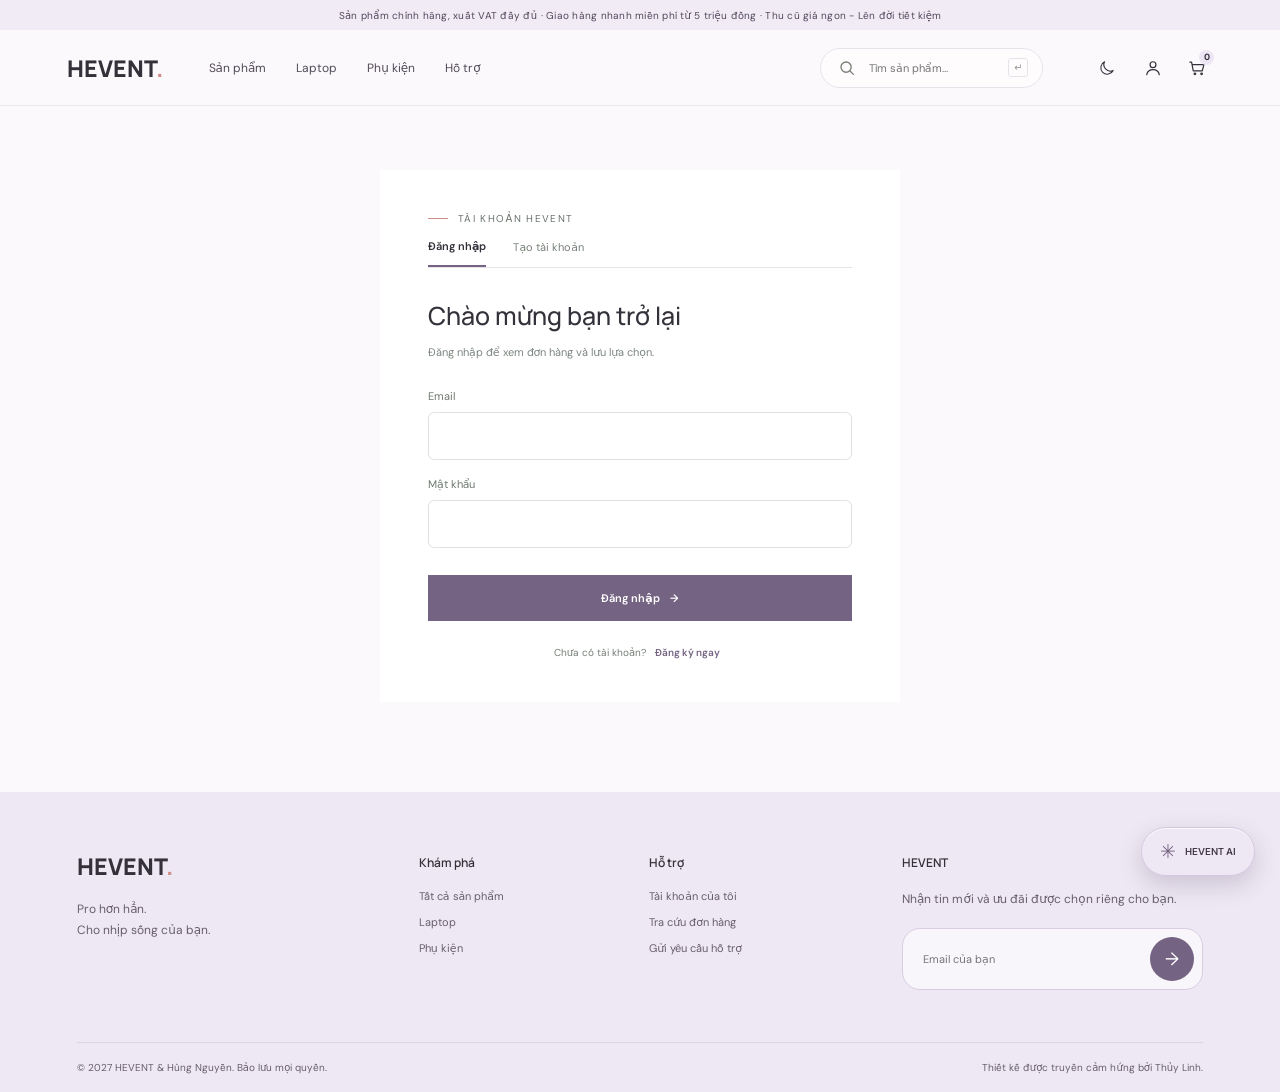
<file: account.html>
<!doctype html>
<html lang="vi">
<head>
  <meta charset="utf-8">
  <meta name="viewport" content="width=device-width, initial-scale=1">
  <meta name="theme-color" content="#fbf9fc">
  <meta name="description" content="HEVENT - công nghệ chọn lọc, trải nghiệm khác biệt.">
  <title>HEVENT | Tài khoản</title>
  <script src="js/theme.js"></script>
  <link rel="preconnect" href="https://fonts.googleapis.com">
  <link rel="preconnect" href="https://fonts.gstatic.com" crossorigin>
  <link href="https://fonts.googleapis.com/css2?family=DM+Sans:wght@400;500;600;700&family=Manrope:wght@400;500;600;700;800&display=swap" rel="stylesheet">
  <link rel="stylesheet" href="styles.css">
  <link rel="stylesheet" href="mobile.css">
  <link rel="stylesheet" href="admin.css">
  <link rel="stylesheet" href="pastel-theme.css">
</head>
<body>
  <div class="announcement">Sản phẩm chính hãng, xuất VAT đầy đủ · Giao hàng nhanh miễn phí từ 5 triệu đồng ·  Thu cũ giá ngon - Lên đời tiết kiệm</div>
  <header class="site-header">
    <a class="brand" href="#home" aria-label="HEVENT trang chủ">HEVENT<span>.</span></a>
    <nav class="main-nav" aria-label="Điều hướng chính">
      <a href="#catalog">Sản phẩm</a>
      <a href="#catalog?category=Laptop">Laptop</a>
      <a href="#catalog?category=Phụ kiện">Phụ kiện</a>
      <a href="#support">Hỗ trợ</a>
    </nav>
    <form class="header-search" id="search-form" role="search">
      <button class="search-toggle" id="search-toggle" type="button" aria-label="Mở tìm kiếm" aria-expanded="false" title="Tìm kiếm">
        <svg viewBox="0 0 24 24" aria-hidden="true"><circle cx="10.8" cy="10.8" r="6.8"/><path d="m16 16 4.5 4.5"/></svg>
      </button>
      <input id="search-input" placeholder="Tìm sản phẩm..." aria-label="Tìm sản phẩm">
      <kbd>↵</kbd>
    </form>
    <div class="header-actions">
      <button class="icon-button theme-toggle" id="theme-toggle" type="button" title="Chuyển sang giao diện tối" aria-label="Chuyển sang giao diện tối">
        <svg class="theme-icon-moon" viewBox="0 0 24 24" aria-hidden="true"><path d="M20.2 15.2A8.5 8.5 0 0 1 8.8 3.8 8.6 8.6 0 1 0 20.2 15.2Z" /></svg>
        <svg class="theme-icon-sun" viewBox="0 0 24 24" aria-hidden="true"><circle cx="12" cy="12" r="4" /><path d="M12 2v2m0 16v2M4.93 4.93l1.42 1.42m11.3 11.3 1.42 1.42M2 12h2m16 0h2M4.93 19.07l1.42-1.42m11.3-11.3 1.42-1.42" /></svg>
      </button>
      <button class="icon-button" id="account-link" title="Tài khoản" aria-label="Tài khoản">
        <svg viewBox="0 0 24 24" aria-hidden="true">
          <circle cx="12" cy="8" r="3.5" />
          <path d="M4.5 20c.7-4 3.2-6 7.5-6s6.8 2 7.5 6" />
        </svg>
      </button>
      <a class="icon-button cart-link" href="#cart" title="Giỏ hàng" aria-label="Giỏ hàng">
        <svg viewBox="0 0 24 24" aria-hidden="true">
          <path d="M3.5 5h2l2 10.5h10.8l2-7.5H7" />
          <circle cx="9.5" cy="19" r="1" />
          <circle cx="17.5" cy="19" r="1" />
        </svg>
        <span id="cart-count">0</span>
      </a>
      <button class="menu-toggle icon-button" id="menu-toggle" title="Mở menu" aria-label="Mở menu">
        <svg viewBox="0 0 24 24">
          <path d="M4 7h16M4 12h16M4 17h16" />
        </svg>
      </button>
    </div>
  </header>
  <main id="app"></main>
  <footer class="site-footer" id="support">
    <div class="footer-main">
      <div class="footer-brand">
        <a class="brand" href="#home">HEVENT<span>.</span></a>
        <p>Pro hơn hẳn.<br>Cho nhịp sống của bạn.</p>
      </div>
      <div>
        <h3>Khám phá</h3>
        <a href="#catalog">Tất cả sản phẩm</a>
        <a href="#catalog?category=Laptop">Laptop</a>
        <a href="#catalog?category=Phụ kiện">Phụ kiện</a>
      </div>
      <div>
        <h3>Hỗ trợ</h3>
        <a href="#account">Tài khoản của tôi</a>
        <a href="#account">Tra cứu đơn hàng</a>
        <a href="#support-request">Gửi yêu cầu hỗ trợ</a>
      </div>
      <div class="newsletter">
        <h3>HEVENT</h3>
        <p>Nhận tin mới và ưu đãi được chọn riêng cho bạn.</p>
        <form id="newsletter-form">
          <input type="email" placeholder="Email của bạn" aria-label="Email nhận tin" required>
          <button aria-label="Đăng ký nhận tin">→</button>
        </form>
        <small id="newsletter-status"></small>
      </div>
    </div>
    <div class="footer-bottom">
      <span>© 2027 HEVENT &amp; Hùng Nguyễn. Bảo lưu mọi quyền.</span>
      <span>Thiết kế được truyền cảm hứng bởi Thủy Linh.</span>
    </div>
  </footer>
  <button class="chat-launcher" id="chat-launcher" aria-label="Mở trợ lý HEVENT">
    <span class="chat-spark">✳</span>
    <span>HEVENT AI</span>
  </button>
  <section class="chat-panel" id="chat-panel" aria-label="Trợ lý HEVENT" hidden>
    <div class="chat-head">
      <div class="chat-avatar">✳</div>
      <div>
        <strong>Trợ lý HEVENT</strong>
        <small><i></i> Sẵn sàng tư vấn</small>
      </div>
      <button id="chat-close" class="icon-button" aria-label="Đóng chat">×</button>
    </div>
    <div class="chat-messages" id="chat-messages">
      <div class="chat-day">HÔM NAY</div>
      <div class="message assistant-message">Chào bạn! Mình có thể tìm laptop theo nhu cầu, so sánh cấu hình hoặc hướng dẫn đặt hàng. Bạn đang tìm gì nhỉ?</div>
      <div class="chat-prompts">
        <button data-prompt="Tư vấn laptop cho sinh viên">Laptop cho sinh viên</button>
        <button data-prompt="So sánh laptop nổi bật">So sánh sản phẩm</button>
        <button data-prompt="Hướng dẫn đặt hàng">Hướng dẫn mua hàng</button>
      </div>
    </div>
    <form class="chat-compose" id="chat-form">
      <input id="chat-input" placeholder="Nhắn cho HEVENT..." autocomplete="off" aria-label="Tin nhắn">
      <button aria-label="Gửi tin nhắn">↑</button>
    </form>
    <button class="chat-ticket-link" id="ticket-open">Cần nhân viên hỗ trợ? Gửi yêu cầu →</button>
  </section>
  <div class="toast" id="toast" role="status" aria-live="polite"></div>
  <script src="app.js"></script>
</body>
</html>
</file>
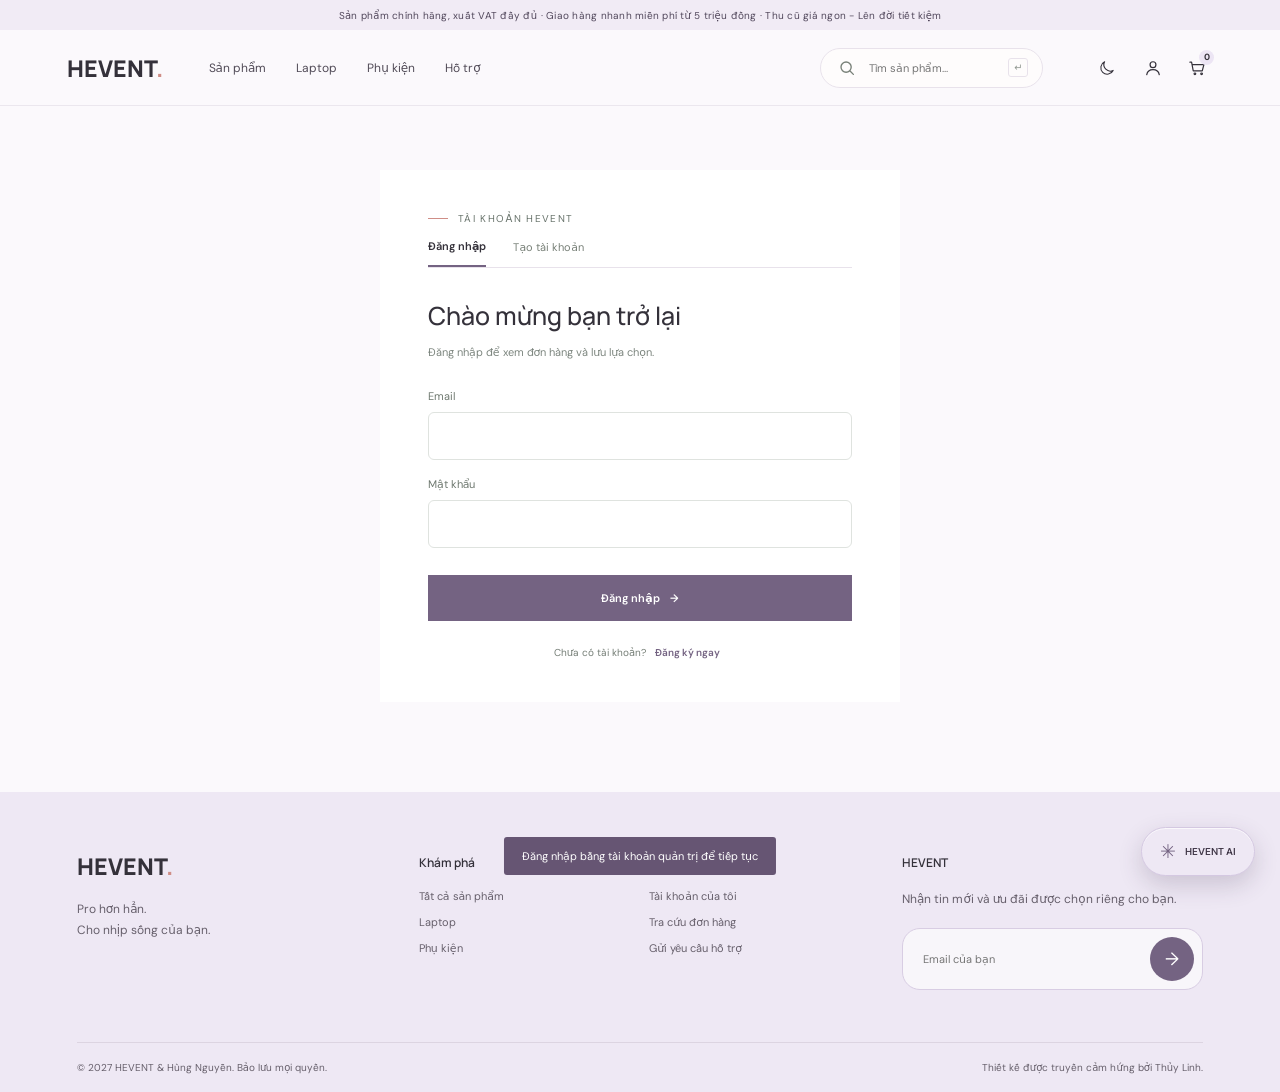
<file: admin.html>
<!doctype html>
<html lang="vi">
<head>
  <meta charset="utf-8">
  <meta name="viewport" content="width=device-width, initial-scale=1">
  <meta name="theme-color" content="#fbf9fc">
  <meta name="description" content="HEVENT - công nghệ chọn lọc, trải nghiệm khác biệt.">
  <title>HEVENT | Quản trị</title>
  <script src="js/theme.js"></script>
  <link rel="preconnect" href="https://fonts.googleapis.com">
  <link rel="preconnect" href="https://fonts.gstatic.com" crossorigin>
  <link href="https://fonts.googleapis.com/css2?family=DM+Sans:wght@400;500;600;700&family=Manrope:wght@400;500;600;700;800&display=swap" rel="stylesheet">
  <link rel="stylesheet" href="styles.css">
  <link rel="stylesheet" href="mobile.css">
  <link rel="stylesheet" href="admin.css">
  <link rel="stylesheet" href="pastel-theme.css">
</head>
<body>
  <div class="announcement">Sản phẩm chính hãng, xuất VAT đầy đủ · Giao hàng nhanh miễn phí từ 5 triệu đồng ·  Thu cũ giá ngon - Lên đời tiết kiệm</div>
  <header class="site-header">
    <a class="brand" href="#home" aria-label="HEVENT trang chủ">HEVENT<span>.</span></a>
    <nav class="main-nav" aria-label="Điều hướng chính">
      <a href="#catalog">Sản phẩm</a>
      <a href="#catalog?category=Laptop">Laptop</a>
      <a href="#catalog?category=Phụ kiện">Phụ kiện</a>
      <a href="#support">Hỗ trợ</a>
    </nav>
    <form class="header-search" id="search-form" role="search">
      <button class="search-toggle" id="search-toggle" type="button" aria-label="Mở tìm kiếm" aria-expanded="false" title="Tìm kiếm">
        <svg viewBox="0 0 24 24" aria-hidden="true"><circle cx="10.8" cy="10.8" r="6.8"/><path d="m16 16 4.5 4.5"/></svg>
      </button>
      <input id="search-input" placeholder="Tìm sản phẩm..." aria-label="Tìm sản phẩm">
      <kbd>↵</kbd>
    </form>
    <div class="header-actions">
      <button class="icon-button theme-toggle" id="theme-toggle" type="button" title="Chuyển sang giao diện tối" aria-label="Chuyển sang giao diện tối">
        <svg class="theme-icon-moon" viewBox="0 0 24 24" aria-hidden="true"><path d="M20.2 15.2A8.5 8.5 0 0 1 8.8 3.8 8.6 8.6 0 1 0 20.2 15.2Z" /></svg>
        <svg class="theme-icon-sun" viewBox="0 0 24 24" aria-hidden="true"><circle cx="12" cy="12" r="4" /><path d="M12 2v2m0 16v2M4.93 4.93l1.42 1.42m11.3 11.3 1.42 1.42M2 12h2m16 0h2M4.93 19.07l1.42-1.42m11.3-11.3 1.42-1.42" /></svg>
      </button>
      <button class="icon-button" id="account-link" title="Tài khoản" aria-label="Tài khoản">
        <svg viewBox="0 0 24 24" aria-hidden="true">
          <circle cx="12" cy="8" r="3.5" />
          <path d="M4.5 20c.7-4 3.2-6 7.5-6s6.8 2 7.5 6" />
        </svg>
      </button>
      <a class="icon-button cart-link" href="#cart" title="Giỏ hàng" aria-label="Giỏ hàng">
        <svg viewBox="0 0 24 24" aria-hidden="true">
          <path d="M3.5 5h2l2 10.5h10.8l2-7.5H7" />
          <circle cx="9.5" cy="19" r="1" />
          <circle cx="17.5" cy="19" r="1" />
        </svg>
        <span id="cart-count">0</span>
      </a>
      <button class="menu-toggle icon-button" id="menu-toggle" title="Mở menu" aria-label="Mở menu">
        <svg viewBox="0 0 24 24">
          <path d="M4 7h16M4 12h16M4 17h16" />
        </svg>
      </button>
    </div>
  </header>
  <main id="app"></main>
  <footer class="site-footer" id="support">
    <div class="footer-main">
      <div class="footer-brand">
        <a class="brand" href="#home">HEVENT<span>.</span></a>
        <p>Pro hơn hẳn.<br>Cho nhịp sống của bạn.</p>
      </div>
      <div>
        <h3>Khám phá</h3>
        <a href="#catalog">Tất cả sản phẩm</a>
        <a href="#catalog?category=Laptop">Laptop</a>
        <a href="#catalog?category=Phụ kiện">Phụ kiện</a>
      </div>
      <div>
        <h3>Hỗ trợ</h3>
        <a href="#account">Tài khoản của tôi</a>
        <a href="#account">Tra cứu đơn hàng</a>
        <a href="#support-request">Gửi yêu cầu hỗ trợ</a>
      </div>
      <div class="newsletter">
        <h3>HEVENT</h3>
        <p>Nhận tin mới và ưu đãi được chọn riêng cho bạn.</p>
        <form id="newsletter-form">
          <input type="email" placeholder="Email của bạn" aria-label="Email nhận tin" required>
          <button aria-label="Đăng ký nhận tin">→</button>
        </form>
        <small id="newsletter-status"></small>
      </div>
    </div>
    <div class="footer-bottom">
      <span>© 2027 HEVENT &amp; Hùng Nguyễn. Bảo lưu mọi quyền.</span>
      <span>Thiết kế được truyền cảm hứng bởi Thủy Linh.</span>
    </div>
  </footer>
  <button class="chat-launcher" id="chat-launcher" aria-label="Mở trợ lý HEVENT">
    <span class="chat-spark">✳</span>
    <span>HEVENT AI</span>
  </button>
  <section class="chat-panel" id="chat-panel" aria-label="Trợ lý HEVENT" hidden>
    <div class="chat-head">
      <div class="chat-avatar">✳</div>
      <div>
        <strong>Trợ lý HEVENT</strong>
        <small><i></i> Sẵn sàng tư vấn</small>
      </div>
      <button id="chat-close" class="icon-button" aria-label="Đóng chat">×</button>
    </div>
    <div class="chat-messages" id="chat-messages">
      <div class="chat-day">HÔM NAY</div>
      <div class="message assistant-message">Chào bạn! Mình có thể tìm laptop theo nhu cầu, so sánh cấu hình hoặc hướng dẫn đặt hàng. Bạn đang tìm gì nhỉ?</div>
      <div class="chat-prompts">
        <button data-prompt="Tư vấn laptop cho sinh viên">Laptop cho sinh viên</button>
        <button data-prompt="So sánh laptop nổi bật">So sánh sản phẩm</button>
        <button data-prompt="Hướng dẫn đặt hàng">Hướng dẫn mua hàng</button>
      </div>
    </div>
    <form class="chat-compose" id="chat-form">
      <input id="chat-input" placeholder="Nhắn cho HEVENT..." autocomplete="off" aria-label="Tin nhắn">
      <button aria-label="Gửi tin nhắn">↑</button>
    </form>
    <button class="chat-ticket-link" id="ticket-open">Cần nhân viên hỗ trợ? Gửi yêu cầu →</button>
  </section>
  <div class="toast" id="toast" role="status" aria-live="polite"></div>
  <script src="app.js"></script>
</body>
</html>
</file>
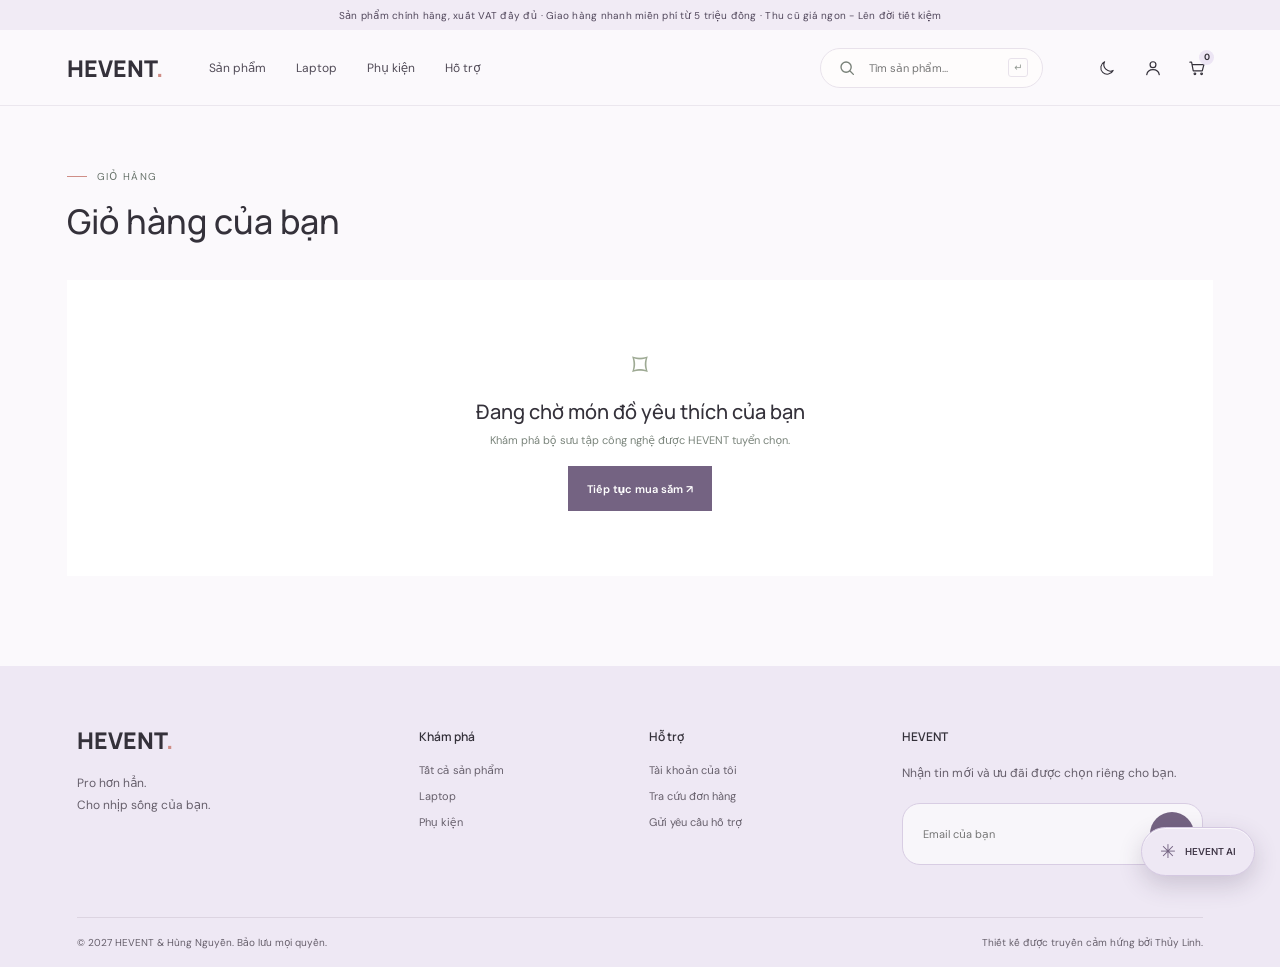
<file: cart.html>
<!doctype html>
<html lang="vi">
<head>
  <meta charset="utf-8">
  <meta name="viewport" content="width=device-width, initial-scale=1">
  <meta name="theme-color" content="#fbf9fc">
  <meta name="description" content="HEVENT - công nghệ chọn lọc, trải nghiệm khác biệt.">
  <title>HEVENT | Giỏ hàng</title>
  <script src="js/theme.js"></script>
  <link rel="preconnect" href="https://fonts.googleapis.com">
  <link rel="preconnect" href="https://fonts.gstatic.com" crossorigin>
  <link href="https://fonts.googleapis.com/css2?family=DM+Sans:wght@400;500;600;700&family=Manrope:wght@400;500;600;700;800&display=swap" rel="stylesheet">
  <link rel="stylesheet" href="styles.css">
  <link rel="stylesheet" href="mobile.css">
  <link rel="stylesheet" href="admin.css">
  <link rel="stylesheet" href="pastel-theme.css">
</head>
<body>
  <div class="announcement">Sản phẩm chính hãng, xuất VAT đầy đủ · Giao hàng nhanh miễn phí từ 5 triệu đồng ·  Thu cũ giá ngon - Lên đời tiết kiệm</div>
  <header class="site-header">
    <a class="brand" href="#home" aria-label="HEVENT trang chủ">HEVENT<span>.</span></a>
    <nav class="main-nav" aria-label="Điều hướng chính">
      <a href="#catalog">Sản phẩm</a>
      <a href="#catalog?category=Laptop">Laptop</a>
      <a href="#catalog?category=Phụ kiện">Phụ kiện</a>
      <a href="#support">Hỗ trợ</a>
    </nav>
    <form class="header-search" id="search-form" role="search">
      <button class="search-toggle" id="search-toggle" type="button" aria-label="Mở tìm kiếm" aria-expanded="false" title="Tìm kiếm">
        <svg viewBox="0 0 24 24" aria-hidden="true"><circle cx="10.8" cy="10.8" r="6.8"/><path d="m16 16 4.5 4.5"/></svg>
      </button>
      <input id="search-input" placeholder="Tìm sản phẩm..." aria-label="Tìm sản phẩm">
      <kbd>↵</kbd>
    </form>
    <div class="header-actions">
      <button class="icon-button theme-toggle" id="theme-toggle" type="button" title="Chuyển sang giao diện tối" aria-label="Chuyển sang giao diện tối">
        <svg class="theme-icon-moon" viewBox="0 0 24 24" aria-hidden="true"><path d="M20.2 15.2A8.5 8.5 0 0 1 8.8 3.8 8.6 8.6 0 1 0 20.2 15.2Z" /></svg>
        <svg class="theme-icon-sun" viewBox="0 0 24 24" aria-hidden="true"><circle cx="12" cy="12" r="4" /><path d="M12 2v2m0 16v2M4.93 4.93l1.42 1.42m11.3 11.3 1.42 1.42M2 12h2m16 0h2M4.93 19.07l1.42-1.42m11.3-11.3 1.42-1.42" /></svg>
      </button>
      <button class="icon-button" id="account-link" title="Tài khoản" aria-label="Tài khoản">
        <svg viewBox="0 0 24 24" aria-hidden="true">
          <circle cx="12" cy="8" r="3.5" />
          <path d="M4.5 20c.7-4 3.2-6 7.5-6s6.8 2 7.5 6" />
        </svg>
      </button>
      <a class="icon-button cart-link" href="#cart" title="Giỏ hàng" aria-label="Giỏ hàng">
        <svg viewBox="0 0 24 24" aria-hidden="true">
          <path d="M3.5 5h2l2 10.5h10.8l2-7.5H7" />
          <circle cx="9.5" cy="19" r="1" />
          <circle cx="17.5" cy="19" r="1" />
        </svg>
        <span id="cart-count">0</span>
      </a>
      <button class="menu-toggle icon-button" id="menu-toggle" title="Mở menu" aria-label="Mở menu">
        <svg viewBox="0 0 24 24">
          <path d="M4 7h16M4 12h16M4 17h16" />
        </svg>
      </button>
    </div>
  </header>
  <main id="app"></main>
  <footer class="site-footer" id="support">
    <div class="footer-main">
      <div class="footer-brand">
        <a class="brand" href="#home">HEVENT<span>.</span></a>
        <p>Pro hơn hẳn.<br>Cho nhịp sống của bạn.</p>
      </div>
      <div>
        <h3>Khám phá</h3>
        <a href="#catalog">Tất cả sản phẩm</a>
        <a href="#catalog?category=Laptop">Laptop</a>
        <a href="#catalog?category=Phụ kiện">Phụ kiện</a>
      </div>
      <div>
        <h3>Hỗ trợ</h3>
        <a href="#account">Tài khoản của tôi</a>
        <a href="#account">Tra cứu đơn hàng</a>
        <a href="#support-request">Gửi yêu cầu hỗ trợ</a>
      </div>
      <div class="newsletter">
        <h3>HEVENT</h3>
        <p>Nhận tin mới và ưu đãi được chọn riêng cho bạn.</p>
        <form id="newsletter-form">
          <input type="email" placeholder="Email của bạn" aria-label="Email nhận tin" required>
          <button aria-label="Đăng ký nhận tin">→</button>
        </form>
        <small id="newsletter-status"></small>
      </div>
    </div>
    <div class="footer-bottom">
      <span>© 2027 HEVENT &amp; Hùng Nguyễn. Bảo lưu mọi quyền.</span>
      <span>Thiết kế được truyền cảm hứng bởi Thủy Linh.</span>
    </div>
  </footer>
  <button class="chat-launcher" id="chat-launcher" aria-label="Mở trợ lý HEVENT">
    <span class="chat-spark">✳</span>
    <span>HEVENT AI</span>
  </button>
  <section class="chat-panel" id="chat-panel" aria-label="Trợ lý HEVENT" hidden>
    <div class="chat-head">
      <div class="chat-avatar">✳</div>
      <div>
        <strong>Trợ lý HEVENT</strong>
        <small><i></i> Sẵn sàng tư vấn</small>
      </div>
      <button id="chat-close" class="icon-button" aria-label="Đóng chat">×</button>
    </div>
    <div class="chat-messages" id="chat-messages">
      <div class="chat-day">HÔM NAY</div>
      <div class="message assistant-message">Chào bạn! Mình có thể tìm laptop theo nhu cầu, so sánh cấu hình hoặc hướng dẫn đặt hàng. Bạn đang tìm gì nhỉ?</div>
      <div class="chat-prompts">
        <button data-prompt="Tư vấn laptop cho sinh viên">Laptop cho sinh viên</button>
        <button data-prompt="So sánh laptop nổi bật">So sánh sản phẩm</button>
        <button data-prompt="Hướng dẫn đặt hàng">Hướng dẫn mua hàng</button>
      </div>
    </div>
    <form class="chat-compose" id="chat-form">
      <input id="chat-input" placeholder="Nhắn cho HEVENT..." autocomplete="off" aria-label="Tin nhắn">
      <button aria-label="Gửi tin nhắn">↑</button>
    </form>
    <button class="chat-ticket-link" id="ticket-open">Cần nhân viên hỗ trợ? Gửi yêu cầu →</button>
  </section>
  <div class="toast" id="toast" role="status" aria-live="polite"></div>
  <script src="app.js"></script>
</body>
</html>
</file>
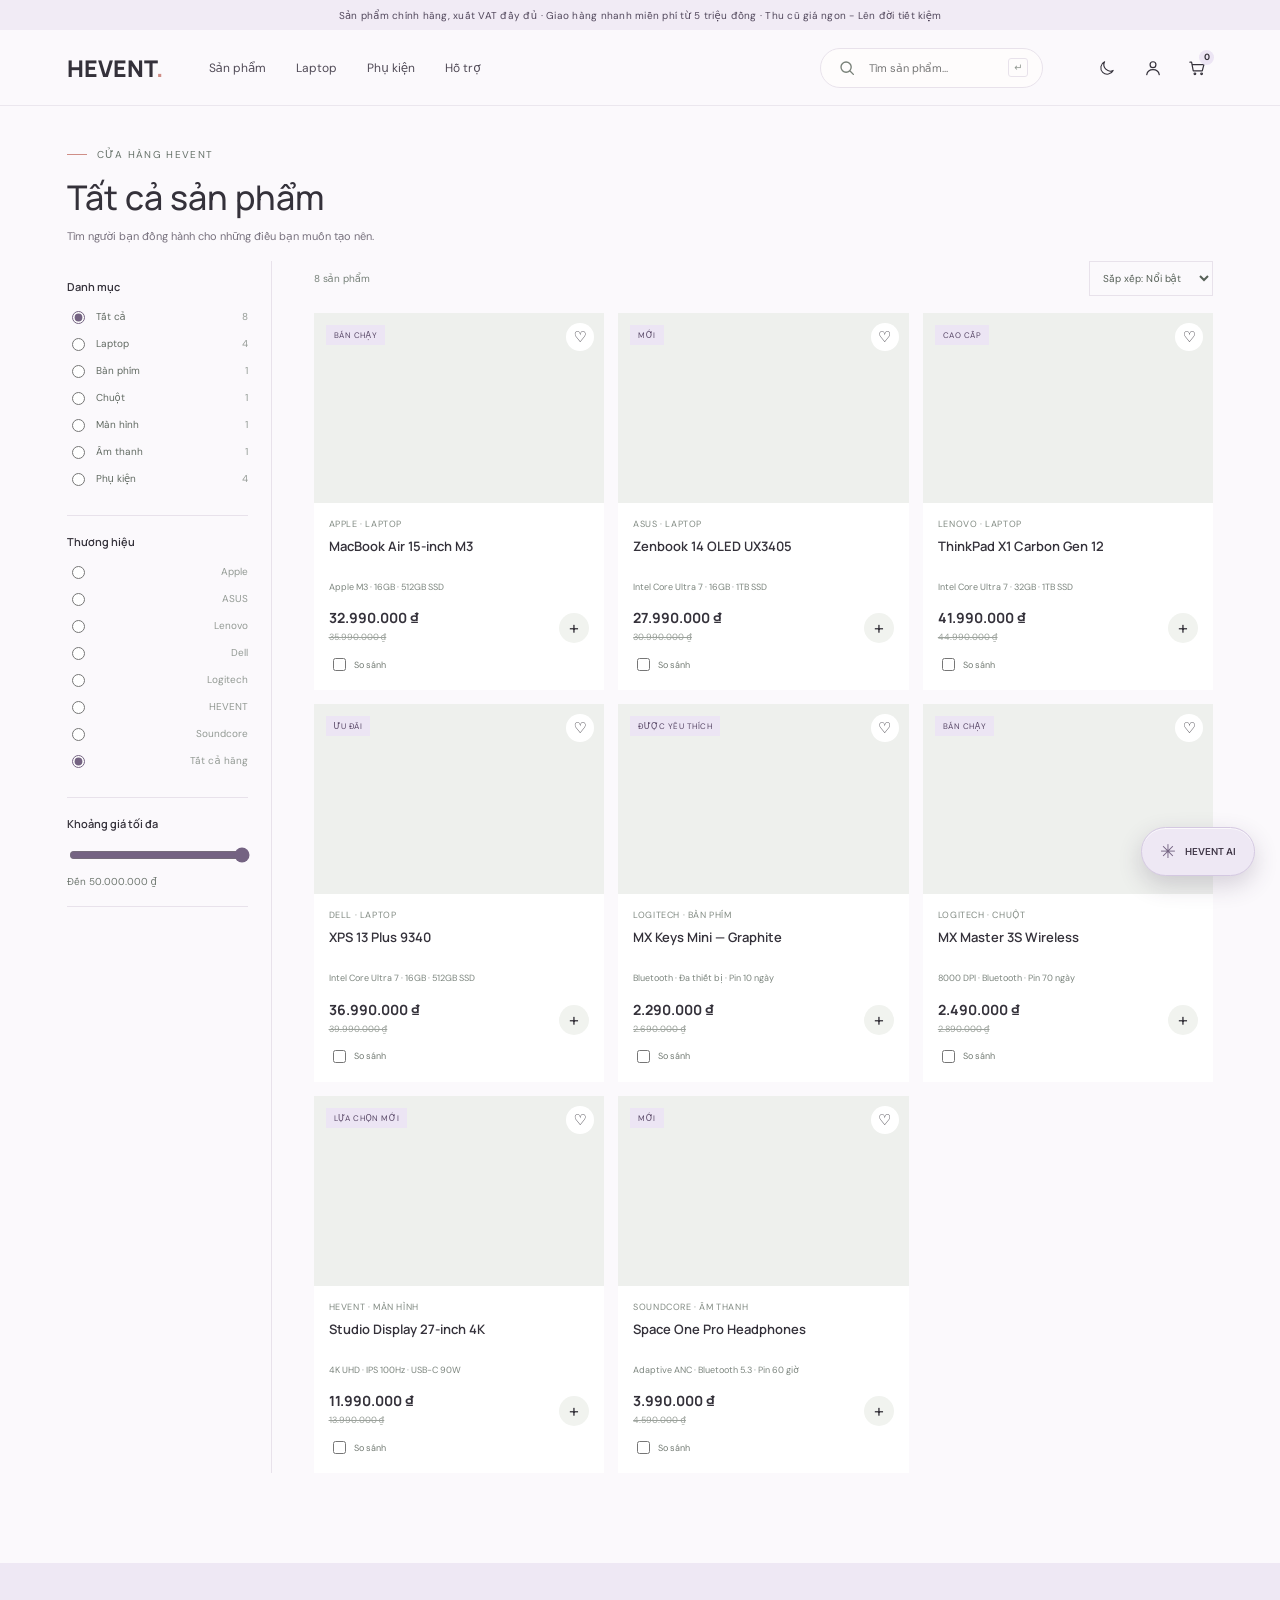
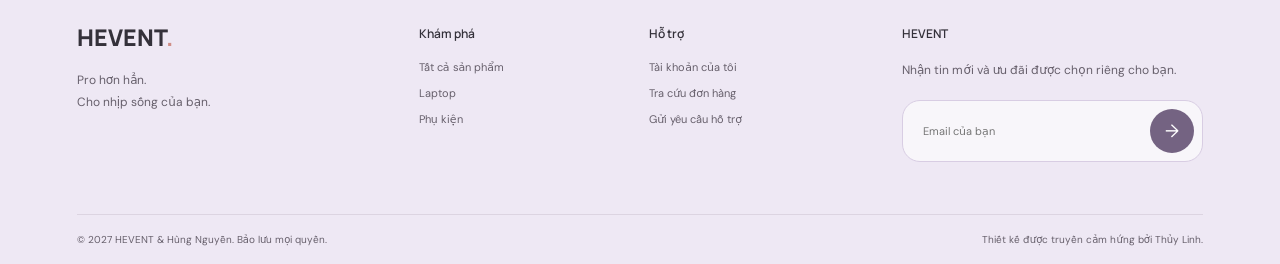
<file: categories.html>
<!doctype html>
<html lang="vi">
<head>
  <meta charset="utf-8">
  <meta name="viewport" content="width=device-width, initial-scale=1">
  <meta name="theme-color" content="#fbf9fc">
  <meta name="description" content="HEVENT - công nghệ chọn lọc, trải nghiệm khác biệt.">
  <title>HEVENT | Danh mục</title>
  <script src="js/theme.js"></script>
  <link rel="preconnect" href="https://fonts.googleapis.com">
  <link rel="preconnect" href="https://fonts.gstatic.com" crossorigin>
  <link href="https://fonts.googleapis.com/css2?family=DM+Sans:wght@400;500;600;700&family=Manrope:wght@400;500;600;700;800&display=swap" rel="stylesheet">
  <link rel="stylesheet" href="styles.css">
  <link rel="stylesheet" href="mobile.css">
  <link rel="stylesheet" href="admin.css">
  <link rel="stylesheet" href="pastel-theme.css">
</head>
<body>
  <div class="announcement">Sản phẩm chính hãng, xuất VAT đầy đủ · Giao hàng nhanh miễn phí từ 5 triệu đồng ·  Thu cũ giá ngon - Lên đời tiết kiệm</div>
  <header class="site-header">
    <a class="brand" href="#home" aria-label="HEVENT trang chủ">HEVENT<span>.</span></a>
    <nav class="main-nav" aria-label="Điều hướng chính">
      <a href="#catalog">Sản phẩm</a>
      <a href="#catalog?category=Laptop">Laptop</a>
      <a href="#catalog?category=Phụ kiện">Phụ kiện</a>
      <a href="#support">Hỗ trợ</a>
    </nav>
    <form class="header-search" id="search-form" role="search">
      <button class="search-toggle" id="search-toggle" type="button" aria-label="Mở tìm kiếm" aria-expanded="false" title="Tìm kiếm">
        <svg viewBox="0 0 24 24" aria-hidden="true"><circle cx="10.8" cy="10.8" r="6.8"/><path d="m16 16 4.5 4.5"/></svg>
      </button>
      <input id="search-input" placeholder="Tìm sản phẩm..." aria-label="Tìm sản phẩm">
      <kbd>↵</kbd>
    </form>
    <div class="header-actions">
      <button class="icon-button theme-toggle" id="theme-toggle" type="button" title="Chuyển sang giao diện tối" aria-label="Chuyển sang giao diện tối">
        <svg class="theme-icon-moon" viewBox="0 0 24 24" aria-hidden="true"><path d="M20.2 15.2A8.5 8.5 0 0 1 8.8 3.8 8.6 8.6 0 1 0 20.2 15.2Z" /></svg>
        <svg class="theme-icon-sun" viewBox="0 0 24 24" aria-hidden="true"><circle cx="12" cy="12" r="4" /><path d="M12 2v2m0 16v2M4.93 4.93l1.42 1.42m11.3 11.3 1.42 1.42M2 12h2m16 0h2M4.93 19.07l1.42-1.42m11.3-11.3 1.42-1.42" /></svg>
      </button>
      <button class="icon-button" id="account-link" title="Tài khoản" aria-label="Tài khoản">
        <svg viewBox="0 0 24 24" aria-hidden="true">
          <circle cx="12" cy="8" r="3.5" />
          <path d="M4.5 20c.7-4 3.2-6 7.5-6s6.8 2 7.5 6" />
        </svg>
      </button>
      <a class="icon-button cart-link" href="#cart" title="Giỏ hàng" aria-label="Giỏ hàng">
        <svg viewBox="0 0 24 24" aria-hidden="true">
          <path d="M3.5 5h2l2 10.5h10.8l2-7.5H7" />
          <circle cx="9.5" cy="19" r="1" />
          <circle cx="17.5" cy="19" r="1" />
        </svg>
        <span id="cart-count">0</span>
      </a>
      <button class="menu-toggle icon-button" id="menu-toggle" title="Mở menu" aria-label="Mở menu">
        <svg viewBox="0 0 24 24">
          <path d="M4 7h16M4 12h16M4 17h16" />
        </svg>
      </button>
    </div>
  </header>
  <main id="app"></main>
  <footer class="site-footer" id="support">
    <div class="footer-main">
      <div class="footer-brand">
        <a class="brand" href="#home">HEVENT<span>.</span></a>
        <p>Pro hơn hẳn.<br>Cho nhịp sống của bạn.</p>
      </div>
      <div>
        <h3>Khám phá</h3>
        <a href="#catalog">Tất cả sản phẩm</a>
        <a href="#catalog?category=Laptop">Laptop</a>
        <a href="#catalog?category=Phụ kiện">Phụ kiện</a>
      </div>
      <div>
        <h3>Hỗ trợ</h3>
        <a href="#account">Tài khoản của tôi</a>
        <a href="#account">Tra cứu đơn hàng</a>
        <a href="#support-request">Gửi yêu cầu hỗ trợ</a>
      </div>
      <div class="newsletter">
        <h3>HEVENT</h3>
        <p>Nhận tin mới và ưu đãi được chọn riêng cho bạn.</p>
        <form id="newsletter-form">
          <input type="email" placeholder="Email của bạn" aria-label="Email nhận tin" required>
          <button aria-label="Đăng ký nhận tin">→</button>
        </form>
        <small id="newsletter-status"></small>
      </div>
    </div>
    <div class="footer-bottom">
      <span>© 2027 HEVENT &amp; Hùng Nguyễn. Bảo lưu mọi quyền.</span>
      <span>Thiết kế được truyền cảm hứng bởi Thủy Linh.</span>
    </div>
  </footer>
  <button class="chat-launcher" id="chat-launcher" aria-label="Mở trợ lý HEVENT">
    <span class="chat-spark">✳</span>
    <span>HEVENT AI</span>
  </button>
  <section class="chat-panel" id="chat-panel" aria-label="Trợ lý HEVENT" hidden>
    <div class="chat-head">
      <div class="chat-avatar">✳</div>
      <div>
        <strong>Trợ lý HEVENT</strong>
        <small><i></i> Sẵn sàng tư vấn</small>
      </div>
      <button id="chat-close" class="icon-button" aria-label="Đóng chat">×</button>
    </div>
    <div class="chat-messages" id="chat-messages">
      <div class="chat-day">HÔM NAY</div>
      <div class="message assistant-message">Chào bạn! Mình có thể tìm laptop theo nhu cầu, so sánh cấu hình hoặc hướng dẫn đặt hàng. Bạn đang tìm gì nhỉ?</div>
      <div class="chat-prompts">
        <button data-prompt="Tư vấn laptop cho sinh viên">Laptop cho sinh viên</button>
        <button data-prompt="So sánh laptop nổi bật">So sánh sản phẩm</button>
        <button data-prompt="Hướng dẫn đặt hàng">Hướng dẫn mua hàng</button>
      </div>
    </div>
    <form class="chat-compose" id="chat-form">
      <input id="chat-input" placeholder="Nhắn cho HEVENT..." autocomplete="off" aria-label="Tin nhắn">
      <button aria-label="Gửi tin nhắn">↑</button>
    </form>
    <button class="chat-ticket-link" id="ticket-open">Cần nhân viên hỗ trợ? Gửi yêu cầu →</button>
  </section>
  <div class="toast" id="toast" role="status" aria-live="polite"></div>
  <script src="app.js"></script>
</body>
</html>
</file>
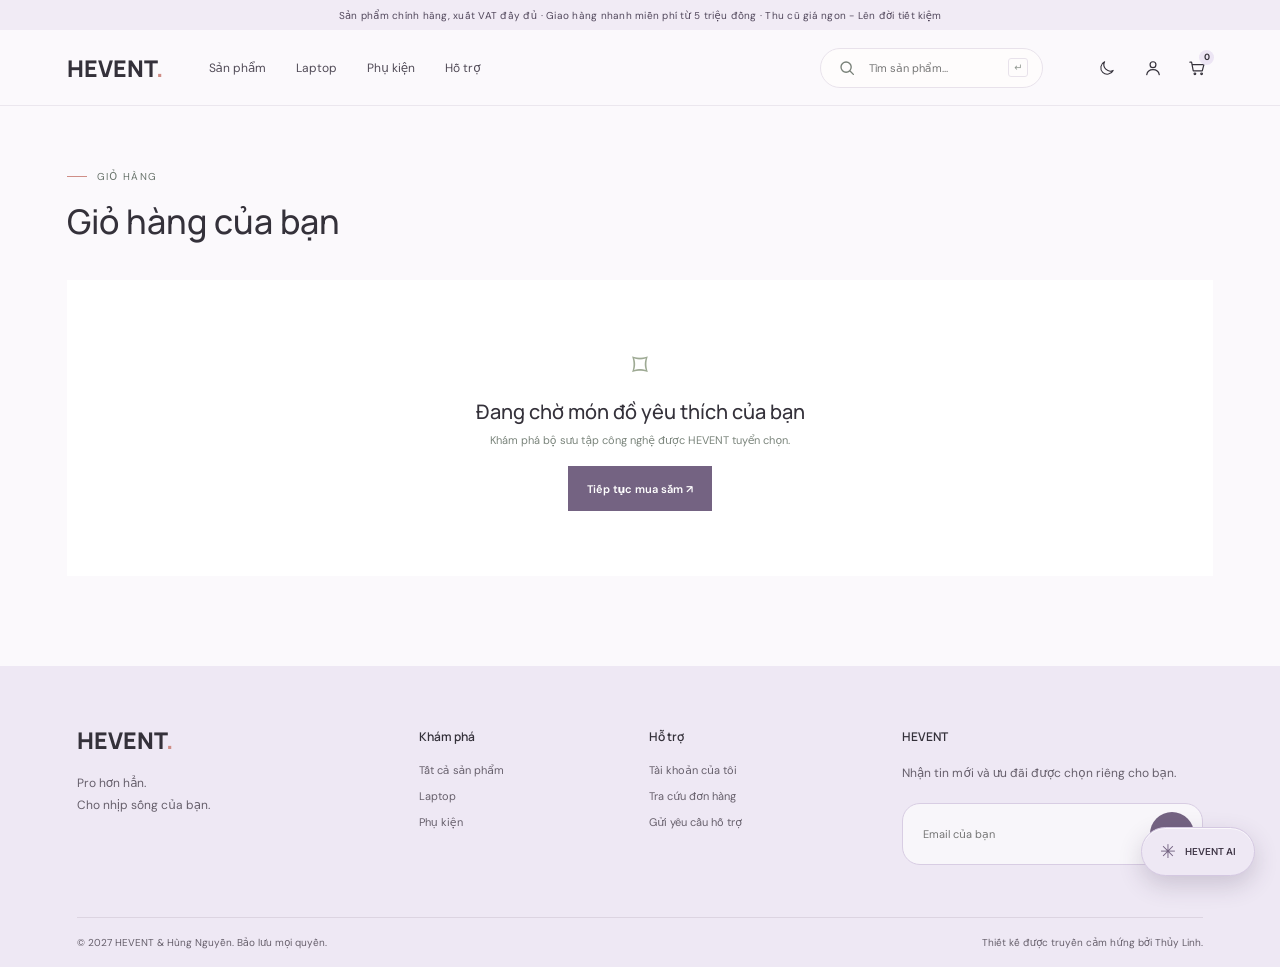
<file: checkout.html>
<!doctype html>
<html lang="vi">
<head>
  <meta charset="utf-8">
  <meta name="viewport" content="width=device-width, initial-scale=1">
  <meta name="theme-color" content="#fbf9fc">
  <meta name="description" content="HEVENT - công nghệ chọn lọc, trải nghiệm khác biệt.">
  <title>HEVENT | Đặt hàng</title>
  <script src="js/theme.js"></script>
  <link rel="preconnect" href="https://fonts.googleapis.com">
  <link rel="preconnect" href="https://fonts.gstatic.com" crossorigin>
  <link href="https://fonts.googleapis.com/css2?family=DM+Sans:wght@400;500;600;700&family=Manrope:wght@400;500;600;700;800&display=swap" rel="stylesheet">
  <link rel="stylesheet" href="styles.css">
  <link rel="stylesheet" href="mobile.css">
  <link rel="stylesheet" href="admin.css">
  <link rel="stylesheet" href="pastel-theme.css">
</head>
<body>
  <div class="announcement">Sản phẩm chính hãng, xuất VAT đầy đủ · Giao hàng nhanh miễn phí từ 5 triệu đồng ·  Thu cũ giá ngon - Lên đời tiết kiệm</div>
  <header class="site-header">
    <a class="brand" href="#home" aria-label="HEVENT trang chủ">HEVENT<span>.</span></a>
    <nav class="main-nav" aria-label="Điều hướng chính">
      <a href="#catalog">Sản phẩm</a>
      <a href="#catalog?category=Laptop">Laptop</a>
      <a href="#catalog?category=Phụ kiện">Phụ kiện</a>
      <a href="#support">Hỗ trợ</a>
    </nav>
    <form class="header-search" id="search-form" role="search">
      <button class="search-toggle" id="search-toggle" type="button" aria-label="Mở tìm kiếm" aria-expanded="false" title="Tìm kiếm">
        <svg viewBox="0 0 24 24" aria-hidden="true"><circle cx="10.8" cy="10.8" r="6.8"/><path d="m16 16 4.5 4.5"/></svg>
      </button>
      <input id="search-input" placeholder="Tìm sản phẩm..." aria-label="Tìm sản phẩm">
      <kbd>↵</kbd>
    </form>
    <div class="header-actions">
      <button class="icon-button theme-toggle" id="theme-toggle" type="button" title="Chuyển sang giao diện tối" aria-label="Chuyển sang giao diện tối">
        <svg class="theme-icon-moon" viewBox="0 0 24 24" aria-hidden="true"><path d="M20.2 15.2A8.5 8.5 0 0 1 8.8 3.8 8.6 8.6 0 1 0 20.2 15.2Z" /></svg>
        <svg class="theme-icon-sun" viewBox="0 0 24 24" aria-hidden="true"><circle cx="12" cy="12" r="4" /><path d="M12 2v2m0 16v2M4.93 4.93l1.42 1.42m11.3 11.3 1.42 1.42M2 12h2m16 0h2M4.93 19.07l1.42-1.42m11.3-11.3 1.42-1.42" /></svg>
      </button>
      <button class="icon-button" id="account-link" title="Tài khoản" aria-label="Tài khoản">
        <svg viewBox="0 0 24 24" aria-hidden="true">
          <circle cx="12" cy="8" r="3.5" />
          <path d="M4.5 20c.7-4 3.2-6 7.5-6s6.8 2 7.5 6" />
        </svg>
      </button>
      <a class="icon-button cart-link" href="#cart" title="Giỏ hàng" aria-label="Giỏ hàng">
        <svg viewBox="0 0 24 24" aria-hidden="true">
          <path d="M3.5 5h2l2 10.5h10.8l2-7.5H7" />
          <circle cx="9.5" cy="19" r="1" />
          <circle cx="17.5" cy="19" r="1" />
        </svg>
        <span id="cart-count">0</span>
      </a>
      <button class="menu-toggle icon-button" id="menu-toggle" title="Mở menu" aria-label="Mở menu">
        <svg viewBox="0 0 24 24">
          <path d="M4 7h16M4 12h16M4 17h16" />
        </svg>
      </button>
    </div>
  </header>
  <main id="app"></main>
  <footer class="site-footer" id="support">
    <div class="footer-main">
      <div class="footer-brand">
        <a class="brand" href="#home">HEVENT<span>.</span></a>
        <p>Pro hơn hẳn.<br>Cho nhịp sống của bạn.</p>
      </div>
      <div>
        <h3>Khám phá</h3>
        <a href="#catalog">Tất cả sản phẩm</a>
        <a href="#catalog?category=Laptop">Laptop</a>
        <a href="#catalog?category=Phụ kiện">Phụ kiện</a>
      </div>
      <div>
        <h3>Hỗ trợ</h3>
        <a href="#account">Tài khoản của tôi</a>
        <a href="#account">Tra cứu đơn hàng</a>
        <a href="#support-request">Gửi yêu cầu hỗ trợ</a>
      </div>
      <div class="newsletter">
        <h3>HEVENT</h3>
        <p>Nhận tin mới và ưu đãi được chọn riêng cho bạn.</p>
        <form id="newsletter-form">
          <input type="email" placeholder="Email của bạn" aria-label="Email nhận tin" required>
          <button aria-label="Đăng ký nhận tin">→</button>
        </form>
        <small id="newsletter-status"></small>
      </div>
    </div>
    <div class="footer-bottom">
      <span>© 2027 HEVENT &amp; Hùng Nguyễn. Bảo lưu mọi quyền.</span>
      <span>Thiết kế được truyền cảm hứng bởi Thủy Linh.</span>
    </div>
  </footer>
  <button class="chat-launcher" id="chat-launcher" aria-label="Mở trợ lý HEVENT">
    <span class="chat-spark">✳</span>
    <span>HEVENT AI</span>
  </button>
  <section class="chat-panel" id="chat-panel" aria-label="Trợ lý HEVENT" hidden>
    <div class="chat-head">
      <div class="chat-avatar">✳</div>
      <div>
        <strong>Trợ lý HEVENT</strong>
        <small><i></i> Sẵn sàng tư vấn</small>
      </div>
      <button id="chat-close" class="icon-button" aria-label="Đóng chat">×</button>
    </div>
    <div class="chat-messages" id="chat-messages">
      <div class="chat-day">HÔM NAY</div>
      <div class="message assistant-message">Chào bạn! Mình có thể tìm laptop theo nhu cầu, so sánh cấu hình hoặc hướng dẫn đặt hàng. Bạn đang tìm gì nhỉ?</div>
      <div class="chat-prompts">
        <button data-prompt="Tư vấn laptop cho sinh viên">Laptop cho sinh viên</button>
        <button data-prompt="So sánh laptop nổi bật">So sánh sản phẩm</button>
        <button data-prompt="Hướng dẫn đặt hàng">Hướng dẫn mua hàng</button>
      </div>
    </div>
    <form class="chat-compose" id="chat-form">
      <input id="chat-input" placeholder="Nhắn cho HEVENT..." autocomplete="off" aria-label="Tin nhắn">
      <button aria-label="Gửi tin nhắn">↑</button>
    </form>
    <button class="chat-ticket-link" id="ticket-open">Cần nhân viên hỗ trợ? Gửi yêu cầu →</button>
  </section>
  <div class="toast" id="toast" role="status" aria-live="polite"></div>
  <script src="app.js"></script>
</body>
</html>
</file>
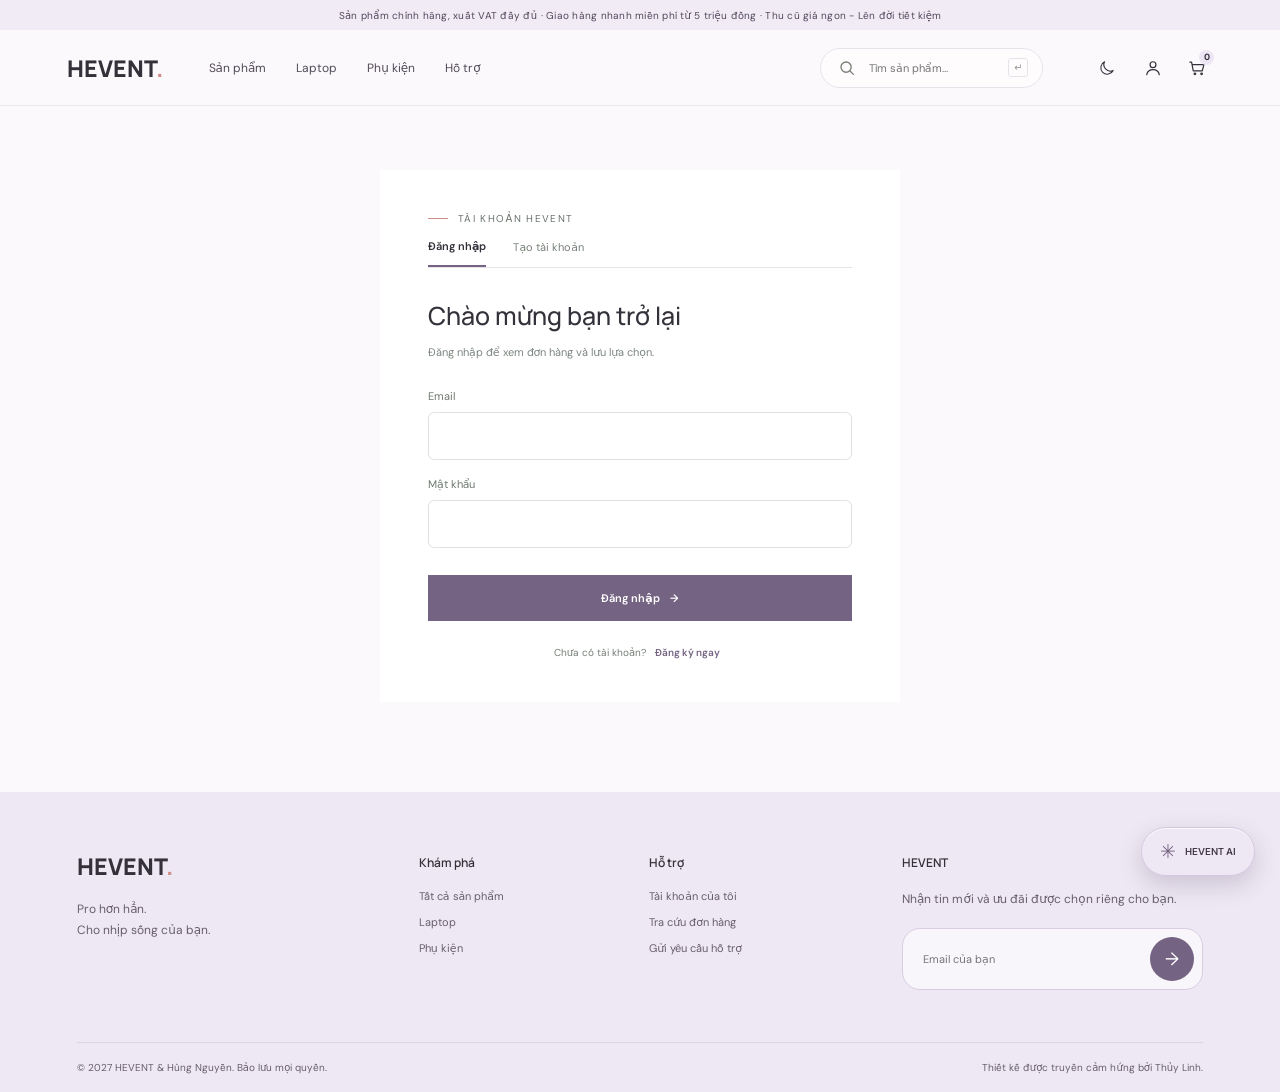
<file: login.html>
<!doctype html>
<html lang="vi">
<head>
  <meta charset="utf-8">
  <meta name="viewport" content="width=device-width, initial-scale=1">
  <meta name="theme-color" content="#fbf9fc">
  <meta name="description" content="HEVENT - công nghệ chọn lọc, trải nghiệm khác biệt.">
  <title>HEVENT | Đăng nhập</title>
  <script src="js/theme.js"></script>
  <link rel="preconnect" href="https://fonts.googleapis.com">
  <link rel="preconnect" href="https://fonts.gstatic.com" crossorigin>
  <link href="https://fonts.googleapis.com/css2?family=DM+Sans:wght@400;500;600;700&family=Manrope:wght@400;500;600;700;800&display=swap" rel="stylesheet">
  <link rel="stylesheet" href="styles.css">
  <link rel="stylesheet" href="mobile.css">
  <link rel="stylesheet" href="admin.css">
  <link rel="stylesheet" href="pastel-theme.css">
</head>
<body>
  <div class="announcement">Sản phẩm chính hãng, xuất VAT đầy đủ · Giao hàng nhanh miễn phí từ 5 triệu đồng ·  Thu cũ giá ngon - Lên đời tiết kiệm</div>
  <header class="site-header">
    <a class="brand" href="#home" aria-label="HEVENT trang chủ">HEVENT<span>.</span></a>
    <nav class="main-nav" aria-label="Điều hướng chính">
      <a href="#catalog">Sản phẩm</a>
      <a href="#catalog?category=Laptop">Laptop</a>
      <a href="#catalog?category=Phụ kiện">Phụ kiện</a>
      <a href="#support">Hỗ trợ</a>
    </nav>
    <form class="header-search" id="search-form" role="search">
      <button class="search-toggle" id="search-toggle" type="button" aria-label="Mở tìm kiếm" aria-expanded="false" title="Tìm kiếm">
        <svg viewBox="0 0 24 24" aria-hidden="true"><circle cx="10.8" cy="10.8" r="6.8"/><path d="m16 16 4.5 4.5"/></svg>
      </button>
      <input id="search-input" placeholder="Tìm sản phẩm..." aria-label="Tìm sản phẩm">
      <kbd>↵</kbd>
    </form>
    <div class="header-actions">
      <button class="icon-button theme-toggle" id="theme-toggle" type="button" title="Chuyển sang giao diện tối" aria-label="Chuyển sang giao diện tối">
        <svg class="theme-icon-moon" viewBox="0 0 24 24" aria-hidden="true"><path d="M20.2 15.2A8.5 8.5 0 0 1 8.8 3.8 8.6 8.6 0 1 0 20.2 15.2Z" /></svg>
        <svg class="theme-icon-sun" viewBox="0 0 24 24" aria-hidden="true"><circle cx="12" cy="12" r="4" /><path d="M12 2v2m0 16v2M4.93 4.93l1.42 1.42m11.3 11.3 1.42 1.42M2 12h2m16 0h2M4.93 19.07l1.42-1.42m11.3-11.3 1.42-1.42" /></svg>
      </button>
      <button class="icon-button" id="account-link" title="Tài khoản" aria-label="Tài khoản">
        <svg viewBox="0 0 24 24" aria-hidden="true">
          <circle cx="12" cy="8" r="3.5" />
          <path d="M4.5 20c.7-4 3.2-6 7.5-6s6.8 2 7.5 6" />
        </svg>
      </button>
      <a class="icon-button cart-link" href="#cart" title="Giỏ hàng" aria-label="Giỏ hàng">
        <svg viewBox="0 0 24 24" aria-hidden="true">
          <path d="M3.5 5h2l2 10.5h10.8l2-7.5H7" />
          <circle cx="9.5" cy="19" r="1" />
          <circle cx="17.5" cy="19" r="1" />
        </svg>
        <span id="cart-count">0</span>
      </a>
      <button class="menu-toggle icon-button" id="menu-toggle" title="Mở menu" aria-label="Mở menu">
        <svg viewBox="0 0 24 24">
          <path d="M4 7h16M4 12h16M4 17h16" />
        </svg>
      </button>
    </div>
  </header>
  <main id="app"></main>
  <footer class="site-footer" id="support">
    <div class="footer-main">
      <div class="footer-brand">
        <a class="brand" href="#home">HEVENT<span>.</span></a>
        <p>Pro hơn hẳn.<br>Cho nhịp sống của bạn.</p>
      </div>
      <div>
        <h3>Khám phá</h3>
        <a href="#catalog">Tất cả sản phẩm</a>
        <a href="#catalog?category=Laptop">Laptop</a>
        <a href="#catalog?category=Phụ kiện">Phụ kiện</a>
      </div>
      <div>
        <h3>Hỗ trợ</h3>
        <a href="#account">Tài khoản của tôi</a>
        <a href="#account">Tra cứu đơn hàng</a>
        <a href="#support-request">Gửi yêu cầu hỗ trợ</a>
      </div>
      <div class="newsletter">
        <h3>HEVENT</h3>
        <p>Nhận tin mới và ưu đãi được chọn riêng cho bạn.</p>
        <form id="newsletter-form">
          <input type="email" placeholder="Email của bạn" aria-label="Email nhận tin" required>
          <button aria-label="Đăng ký nhận tin">→</button>
        </form>
        <small id="newsletter-status"></small>
      </div>
    </div>
    <div class="footer-bottom">
      <span>© 2027 HEVENT &amp; Hùng Nguyễn. Bảo lưu mọi quyền.</span>
      <span>Thiết kế được truyền cảm hứng bởi Thủy Linh.</span>
    </div>
  </footer>
  <button class="chat-launcher" id="chat-launcher" aria-label="Mở trợ lý HEVENT">
    <span class="chat-spark">✳</span>
    <span>HEVENT AI</span>
  </button>
  <section class="chat-panel" id="chat-panel" aria-label="Trợ lý HEVENT" hidden>
    <div class="chat-head">
      <div class="chat-avatar">✳</div>
      <div>
        <strong>Trợ lý HEVENT</strong>
        <small><i></i> Sẵn sàng tư vấn</small>
      </div>
      <button id="chat-close" class="icon-button" aria-label="Đóng chat">×</button>
    </div>
    <div class="chat-messages" id="chat-messages">
      <div class="chat-day">HÔM NAY</div>
      <div class="message assistant-message">Chào bạn! Mình có thể tìm laptop theo nhu cầu, so sánh cấu hình hoặc hướng dẫn đặt hàng. Bạn đang tìm gì nhỉ?</div>
      <div class="chat-prompts">
        <button data-prompt="Tư vấn laptop cho sinh viên">Laptop cho sinh viên</button>
        <button data-prompt="So sánh laptop nổi bật">So sánh sản phẩm</button>
        <button data-prompt="Hướng dẫn đặt hàng">Hướng dẫn mua hàng</button>
      </div>
    </div>
    <form class="chat-compose" id="chat-form">
      <input id="chat-input" placeholder="Nhắn cho HEVENT..." autocomplete="off" aria-label="Tin nhắn">
      <button aria-label="Gửi tin nhắn">↑</button>
    </form>
    <button class="chat-ticket-link" id="ticket-open">Cần nhân viên hỗ trợ? Gửi yêu cầu →</button>
  </section>
  <div class="toast" id="toast" role="status" aria-live="polite"></div>
  <script src="app.js"></script>
</body>
</html>
</file>
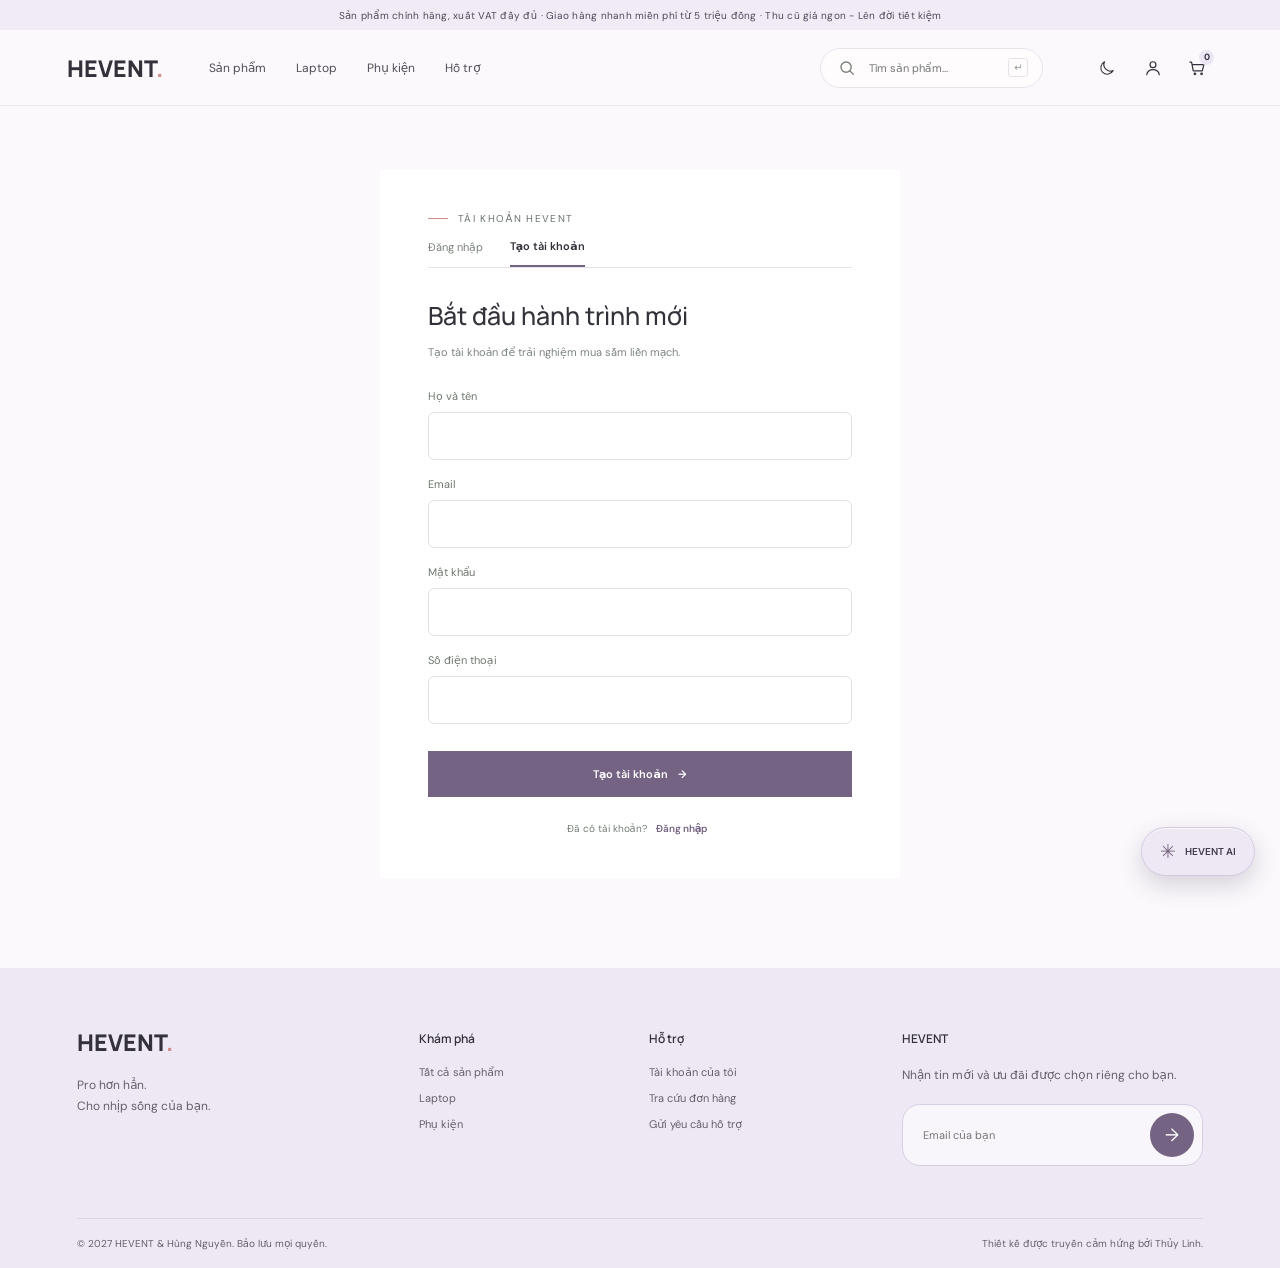
<file: register.html>
<!doctype html>
<html lang="vi">
<head>
  <meta charset="utf-8">
  <meta name="viewport" content="width=device-width, initial-scale=1">
  <meta name="theme-color" content="#fbf9fc">
  <meta name="description" content="HEVENT - công nghệ chọn lọc, trải nghiệm khác biệt.">
  <title>HEVENT | Đăng ký</title>
  <script src="js/theme.js"></script>
  <link rel="preconnect" href="https://fonts.googleapis.com">
  <link rel="preconnect" href="https://fonts.gstatic.com" crossorigin>
  <link href="https://fonts.googleapis.com/css2?family=DM+Sans:wght@400;500;600;700&family=Manrope:wght@400;500;600;700;800&display=swap" rel="stylesheet">
  <link rel="stylesheet" href="styles.css">
  <link rel="stylesheet" href="mobile.css">
  <link rel="stylesheet" href="admin.css">
  <link rel="stylesheet" href="pastel-theme.css">
</head>
<body>
  <div class="announcement">Sản phẩm chính hãng, xuất VAT đầy đủ · Giao hàng nhanh miễn phí từ 5 triệu đồng ·  Thu cũ giá ngon - Lên đời tiết kiệm</div>
  <header class="site-header">
    <a class="brand" href="#home" aria-label="HEVENT trang chủ">HEVENT<span>.</span></a>
    <nav class="main-nav" aria-label="Điều hướng chính">
      <a href="#catalog">Sản phẩm</a>
      <a href="#catalog?category=Laptop">Laptop</a>
      <a href="#catalog?category=Phụ kiện">Phụ kiện</a>
      <a href="#support">Hỗ trợ</a>
    </nav>
    <form class="header-search" id="search-form" role="search">
      <button class="search-toggle" id="search-toggle" type="button" aria-label="Mở tìm kiếm" aria-expanded="false" title="Tìm kiếm">
        <svg viewBox="0 0 24 24" aria-hidden="true"><circle cx="10.8" cy="10.8" r="6.8"/><path d="m16 16 4.5 4.5"/></svg>
      </button>
      <input id="search-input" placeholder="Tìm sản phẩm..." aria-label="Tìm sản phẩm">
      <kbd>↵</kbd>
    </form>
    <div class="header-actions">
      <button class="icon-button theme-toggle" id="theme-toggle" type="button" title="Chuyển sang giao diện tối" aria-label="Chuyển sang giao diện tối">
        <svg class="theme-icon-moon" viewBox="0 0 24 24" aria-hidden="true"><path d="M20.2 15.2A8.5 8.5 0 0 1 8.8 3.8 8.6 8.6 0 1 0 20.2 15.2Z" /></svg>
        <svg class="theme-icon-sun" viewBox="0 0 24 24" aria-hidden="true"><circle cx="12" cy="12" r="4" /><path d="M12 2v2m0 16v2M4.93 4.93l1.42 1.42m11.3 11.3 1.42 1.42M2 12h2m16 0h2M4.93 19.07l1.42-1.42m11.3-11.3 1.42-1.42" /></svg>
      </button>
      <button class="icon-button" id="account-link" title="Tài khoản" aria-label="Tài khoản">
        <svg viewBox="0 0 24 24" aria-hidden="true">
          <circle cx="12" cy="8" r="3.5" />
          <path d="M4.5 20c.7-4 3.2-6 7.5-6s6.8 2 7.5 6" />
        </svg>
      </button>
      <a class="icon-button cart-link" href="#cart" title="Giỏ hàng" aria-label="Giỏ hàng">
        <svg viewBox="0 0 24 24" aria-hidden="true">
          <path d="M3.5 5h2l2 10.5h10.8l2-7.5H7" />
          <circle cx="9.5" cy="19" r="1" />
          <circle cx="17.5" cy="19" r="1" />
        </svg>
        <span id="cart-count">0</span>
      </a>
      <button class="menu-toggle icon-button" id="menu-toggle" title="Mở menu" aria-label="Mở menu">
        <svg viewBox="0 0 24 24">
          <path d="M4 7h16M4 12h16M4 17h16" />
        </svg>
      </button>
    </div>
  </header>
  <main id="app"></main>
  <footer class="site-footer" id="support">
    <div class="footer-main">
      <div class="footer-brand">
        <a class="brand" href="#home">HEVENT<span>.</span></a>
        <p>Pro hơn hẳn.<br>Cho nhịp sống của bạn.</p>
      </div>
      <div>
        <h3>Khám phá</h3>
        <a href="#catalog">Tất cả sản phẩm</a>
        <a href="#catalog?category=Laptop">Laptop</a>
        <a href="#catalog?category=Phụ kiện">Phụ kiện</a>
      </div>
      <div>
        <h3>Hỗ trợ</h3>
        <a href="#account">Tài khoản của tôi</a>
        <a href="#account">Tra cứu đơn hàng</a>
        <a href="#support-request">Gửi yêu cầu hỗ trợ</a>
      </div>
      <div class="newsletter">
        <h3>HEVENT</h3>
        <p>Nhận tin mới và ưu đãi được chọn riêng cho bạn.</p>
        <form id="newsletter-form">
          <input type="email" placeholder="Email của bạn" aria-label="Email nhận tin" required>
          <button aria-label="Đăng ký nhận tin">→</button>
        </form>
        <small id="newsletter-status"></small>
      </div>
    </div>
    <div class="footer-bottom">
      <span>© 2027 HEVENT &amp; Hùng Nguyễn. Bảo lưu mọi quyền.</span>
      <span>Thiết kế được truyền cảm hứng bởi Thủy Linh.</span>
    </div>
  </footer>
  <button class="chat-launcher" id="chat-launcher" aria-label="Mở trợ lý HEVENT">
    <span class="chat-spark">✳</span>
    <span>HEVENT AI</span>
  </button>
  <section class="chat-panel" id="chat-panel" aria-label="Trợ lý HEVENT" hidden>
    <div class="chat-head">
      <div class="chat-avatar">✳</div>
      <div>
        <strong>Trợ lý HEVENT</strong>
        <small><i></i> Sẵn sàng tư vấn</small>
      </div>
      <button id="chat-close" class="icon-button" aria-label="Đóng chat">×</button>
    </div>
    <div class="chat-messages" id="chat-messages">
      <div class="chat-day">HÔM NAY</div>
      <div class="message assistant-message">Chào bạn! Mình có thể tìm laptop theo nhu cầu, so sánh cấu hình hoặc hướng dẫn đặt hàng. Bạn đang tìm gì nhỉ?</div>
      <div class="chat-prompts">
        <button data-prompt="Tư vấn laptop cho sinh viên">Laptop cho sinh viên</button>
        <button data-prompt="So sánh laptop nổi bật">So sánh sản phẩm</button>
        <button data-prompt="Hướng dẫn đặt hàng">Hướng dẫn mua hàng</button>
      </div>
    </div>
    <form class="chat-compose" id="chat-form">
      <input id="chat-input" placeholder="Nhắn cho HEVENT..." autocomplete="off" aria-label="Tin nhắn">
      <button aria-label="Gửi tin nhắn">↑</button>
    </form>
    <button class="chat-ticket-link" id="ticket-open">Cần nhân viên hỗ trợ? Gửi yêu cầu →</button>
  </section>
  <div class="toast" id="toast" role="status" aria-live="polite"></div>
  <script src="app.js"></script>
</body>
</html>
</file>
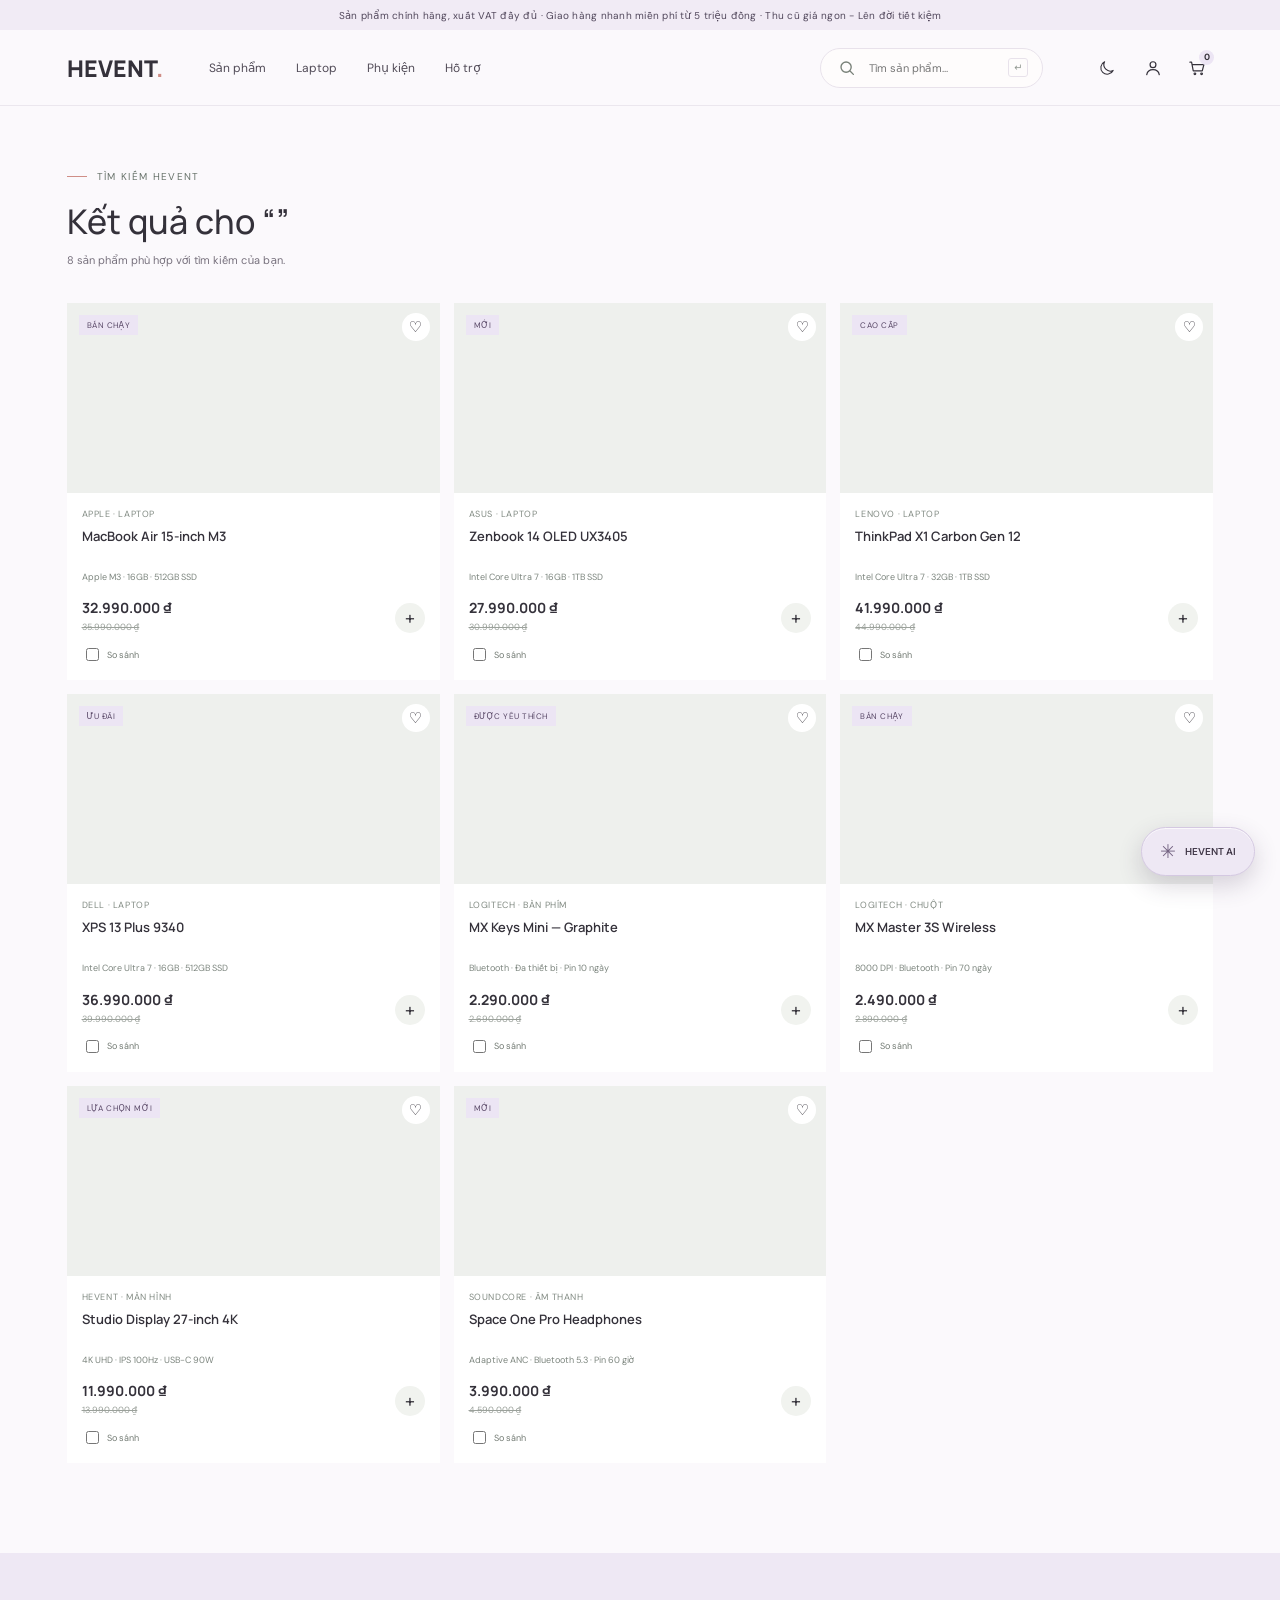
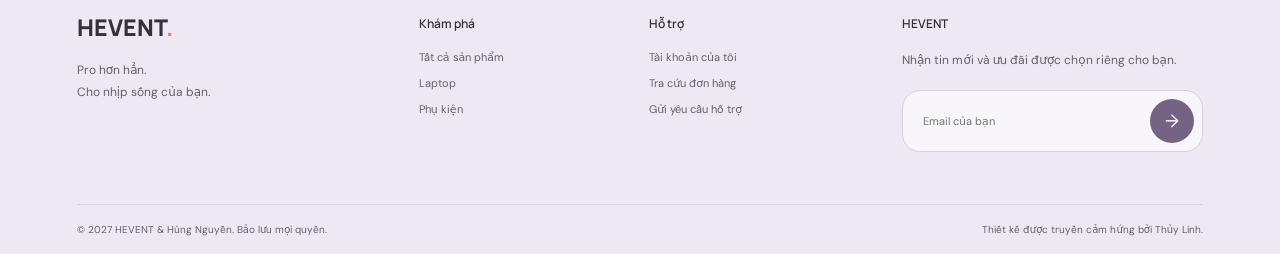
<file: search.html>
<!doctype html>
<html lang="vi">
<head>
  <meta charset="utf-8">
  <meta name="viewport" content="width=device-width, initial-scale=1">
  <meta name="theme-color" content="#fbf9fc">
  <meta name="description" content="HEVENT - công nghệ chọn lọc, trải nghiệm khác biệt.">
  <title>HEVENT | Tìm kiếm</title>
  <script src="js/theme.js"></script>
  <link rel="preconnect" href="https://fonts.googleapis.com">
  <link rel="preconnect" href="https://fonts.gstatic.com" crossorigin>
  <link href="https://fonts.googleapis.com/css2?family=DM+Sans:wght@400;500;600;700&family=Manrope:wght@400;500;600;700;800&display=swap" rel="stylesheet">
  <link rel="stylesheet" href="styles.css">
  <link rel="stylesheet" href="mobile.css">
  <link rel="stylesheet" href="admin.css">
  <link rel="stylesheet" href="pastel-theme.css">
</head>
<body>
  <div class="announcement">Sản phẩm chính hãng, xuất VAT đầy đủ · Giao hàng nhanh miễn phí từ 5 triệu đồng ·  Thu cũ giá ngon - Lên đời tiết kiệm</div>
  <header class="site-header">
    <a class="brand" href="#home" aria-label="HEVENT trang chủ">HEVENT<span>.</span></a>
    <nav class="main-nav" aria-label="Điều hướng chính">
      <a href="#catalog">Sản phẩm</a>
      <a href="#catalog?category=Laptop">Laptop</a>
      <a href="#catalog?category=Phụ kiện">Phụ kiện</a>
      <a href="#support">Hỗ trợ</a>
    </nav>
    <form class="header-search" id="search-form" role="search">
      <button class="search-toggle" id="search-toggle" type="button" aria-label="Mở tìm kiếm" aria-expanded="false" title="Tìm kiếm">
        <svg viewBox="0 0 24 24" aria-hidden="true"><circle cx="10.8" cy="10.8" r="6.8"/><path d="m16 16 4.5 4.5"/></svg>
      </button>
      <input id="search-input" placeholder="Tìm sản phẩm..." aria-label="Tìm sản phẩm">
      <kbd>↵</kbd>
    </form>
    <div class="header-actions">
      <button class="icon-button theme-toggle" id="theme-toggle" type="button" title="Chuyển sang giao diện tối" aria-label="Chuyển sang giao diện tối">
        <svg class="theme-icon-moon" viewBox="0 0 24 24" aria-hidden="true"><path d="M20.2 15.2A8.5 8.5 0 0 1 8.8 3.8 8.6 8.6 0 1 0 20.2 15.2Z" /></svg>
        <svg class="theme-icon-sun" viewBox="0 0 24 24" aria-hidden="true"><circle cx="12" cy="12" r="4" /><path d="M12 2v2m0 16v2M4.93 4.93l1.42 1.42m11.3 11.3 1.42 1.42M2 12h2m16 0h2M4.93 19.07l1.42-1.42m11.3-11.3 1.42-1.42" /></svg>
      </button>
      <button class="icon-button" id="account-link" title="Tài khoản" aria-label="Tài khoản">
        <svg viewBox="0 0 24 24" aria-hidden="true">
          <circle cx="12" cy="8" r="3.5" />
          <path d="M4.5 20c.7-4 3.2-6 7.5-6s6.8 2 7.5 6" />
        </svg>
      </button>
      <a class="icon-button cart-link" href="#cart" title="Giỏ hàng" aria-label="Giỏ hàng">
        <svg viewBox="0 0 24 24" aria-hidden="true">
          <path d="M3.5 5h2l2 10.5h10.8l2-7.5H7" />
          <circle cx="9.5" cy="19" r="1" />
          <circle cx="17.5" cy="19" r="1" />
        </svg>
        <span id="cart-count">0</span>
      </a>
      <button class="menu-toggle icon-button" id="menu-toggle" title="Mở menu" aria-label="Mở menu">
        <svg viewBox="0 0 24 24">
          <path d="M4 7h16M4 12h16M4 17h16" />
        </svg>
      </button>
    </div>
  </header>
  <main id="app"></main>
  <footer class="site-footer" id="support">
    <div class="footer-main">
      <div class="footer-brand">
        <a class="brand" href="#home">HEVENT<span>.</span></a>
        <p>Pro hơn hẳn.<br>Cho nhịp sống của bạn.</p>
      </div>
      <div>
        <h3>Khám phá</h3>
        <a href="#catalog">Tất cả sản phẩm</a>
        <a href="#catalog?category=Laptop">Laptop</a>
        <a href="#catalog?category=Phụ kiện">Phụ kiện</a>
      </div>
      <div>
        <h3>Hỗ trợ</h3>
        <a href="#account">Tài khoản của tôi</a>
        <a href="#account">Tra cứu đơn hàng</a>
        <a href="#support-request">Gửi yêu cầu hỗ trợ</a>
      </div>
      <div class="newsletter">
        <h3>HEVENT</h3>
        <p>Nhận tin mới và ưu đãi được chọn riêng cho bạn.</p>
        <form id="newsletter-form">
          <input type="email" placeholder="Email của bạn" aria-label="Email nhận tin" required>
          <button aria-label="Đăng ký nhận tin">→</button>
        </form>
        <small id="newsletter-status"></small>
      </div>
    </div>
    <div class="footer-bottom">
      <span>© 2027 HEVENT &amp; Hùng Nguyễn. Bảo lưu mọi quyền.</span>
      <span>Thiết kế được truyền cảm hứng bởi Thủy Linh.</span>
    </div>
  </footer>
  <button class="chat-launcher" id="chat-launcher" aria-label="Mở trợ lý HEVENT">
    <span class="chat-spark">✳</span>
    <span>HEVENT AI</span>
  </button>
  <section class="chat-panel" id="chat-panel" aria-label="Trợ lý HEVENT" hidden>
    <div class="chat-head">
      <div class="chat-avatar">✳</div>
      <div>
        <strong>Trợ lý HEVENT</strong>
        <small><i></i> Sẵn sàng tư vấn</small>
      </div>
      <button id="chat-close" class="icon-button" aria-label="Đóng chat">×</button>
    </div>
    <div class="chat-messages" id="chat-messages">
      <div class="chat-day">HÔM NAY</div>
      <div class="message assistant-message">Chào bạn! Mình có thể tìm laptop theo nhu cầu, so sánh cấu hình hoặc hướng dẫn đặt hàng. Bạn đang tìm gì nhỉ?</div>
      <div class="chat-prompts">
        <button data-prompt="Tư vấn laptop cho sinh viên">Laptop cho sinh viên</button>
        <button data-prompt="So sánh laptop nổi bật">So sánh sản phẩm</button>
        <button data-prompt="Hướng dẫn đặt hàng">Hướng dẫn mua hàng</button>
      </div>
    </div>
    <form class="chat-compose" id="chat-form">
      <input id="chat-input" placeholder="Nhắn cho HEVENT..." autocomplete="off" aria-label="Tin nhắn">
      <button aria-label="Gửi tin nhắn">↑</button>
    </form>
    <button class="chat-ticket-link" id="ticket-open">Cần nhân viên hỗ trợ? Gửi yêu cầu →</button>
  </section>
  <div class="toast" id="toast" role="status" aria-live="polite"></div>
  <script src="app.js"></script>
</body>
</html>
</file>
<file: styles.css>
:root {
  --ink: #1d2321;
  --muted: #707873;
  --line: #e3e6e2;
  --paper: #f6f6f3;
  --white: #fff;
  --lime: #d5f268;
  --green: #1d4739;
  --orange: #ed7553;
  --blue: #dce9f0;
  --font: "DM Sans", -apple-system, BlinkMacSystemFont, system-ui, "Segoe UI", Roboto, "Helvetica Neue", Arial, "Noto Sans", "Liberation Sans", sans-serif;
  --display: "Manrope", "DM Sans", -apple-system, BlinkMacSystemFont, system-ui, "Segoe UI", Roboto, "Helvetica Neue", Arial, "Noto Sans", "Liberation Sans", sans-serif
}
* {
  box-sizing: border-box
}
html {
  scroll-behavior: smooth
}
body {
  margin: 0;
  background: var(--paper);
  color: var(--ink);
  font-family: var(--font);
  font-size: 14px;
  -webkit-font-smoothing: antialiased
}
button,input,select,textarea {
  font: inherit
}
button,a {
  -webkit-tap-highlight-color: transparent
}
a {
  color: inherit;
  text-decoration: none
}
button {
  color: inherit
}
.announcement {
  height: 30px;
  background: #1d2321;
  color: #e9ece9;
  text-align: center;
  font-size: 10px;
  letter-spacing: .25px;
  display: grid;
  place-items: center
}
.site-header {
  height: 76px;
  background: rgba(246,246,243,.95);
  display: flex;
  align-items: center;
  padding: 0 max(calc((100vw - 1320px)/2),5.2vw);
  gap: 46px;
  border-bottom: 1px solid rgba(29,35,33,.08);
  position: sticky;
  top: 0;
  z-index: 20;
  backdrop-filter: blur(16px)
}
.brand {
  font: 800 23px var(--display);
  letter-spacing: 0;
  white-space: nowrap
}
.brand span {
  color: var(--orange)
}
.main-nav {
  display: flex;
  align-items: center;
  gap: 30px;
  white-space: nowrap
}
.main-nav a {
  font-size: 12px;
  color: #414844;
  transition: color .2s
}
.main-nav a:hover,.text-link:hover {
  color: #648418
}
.header-search {
  height: 38px;
  border: 1px solid var(--line);
  border-radius: 4px;
  display: flex;
  align-items: center;
  gap: 8px;
  padding: 0 10px;
  margin-left: auto;
  min-width: 210px;
  background: rgba(255,255,255,.55)
}
.search-toggle {
  width: 24px;
  height: 24px;
  flex: 0 0 24px;
  display: grid;
  place-items: center;
  padding: 0;
  border: 0;
  background: transparent;
  color: #788078;
  cursor: pointer
}
.search-toggle svg {
  width: 18px;
  height: 18px;
  fill: none;
  stroke: currentColor;
  stroke-width: 1.8;
  stroke-linecap: round
}
.header-search input {
  width: 100%;
  border: 0;
  background: transparent;
  outline: 0;
  font-size: 11px
}
.header-search kbd {
  font: 10px var(--font);
  color: #929992;
  border: 1px solid var(--line);
  padding: 2px 5px;
  border-radius: 3px
}
.header-actions {
  display: flex;
  align-items: center;
  gap: 12px
}
.icon-button {
  position: relative;
  border: 0;
  background: transparent;
  padding: 6px;
  display: grid;
  place-items: center;
  cursor: pointer;
  color: var(--ink)
}
.icon-button svg {
  width: 20px;
  height: 20px;
  fill: none;
  stroke: currentColor;
  stroke-width: 1.45;
  stroke-linecap: round;
  stroke-linejoin: round
}
.cart-link span {
  position: absolute;
  right: -1px;
  top: -2px;
  min-width: 15px;
  height: 15px;
  display: grid;
  place-items: center;
  background: var(--lime);
  border-radius: 50%;
  font-size: 9px;
  font-weight: 700
}
.menu-toggle {
  display: none
}
.site-footer {
  background: #1e2421;
  color: #edf0eb;
  padding: 58px max(calc((100vw - 1240px)/2),6vw) 0;
  margin-top: 90px
}
.footer-main {
  display: grid;
  grid-template-columns: 1.3fr .8fr .9fr 1.35fr;
  gap: 52px;
  padding-bottom: 52px
}
.footer-brand p,.newsletter p {
  color: #aeb5ae;
  line-height: 1.8;
  font-size: 12px;
  margin-top: 17px
}
.site-footer h3 {
  font: 600 12px var(--display);
  margin: 4px 0 18px
}
.site-footer .footer-main>div:not(:first-child)>a {
  display: block;
  color: #bfc5bf;
  font-size: 11px;
  margin: 12px 0
}
.site-footer .brand {
  color: #f5f6f2
}
.newsletter form {
  display: flex;
  border-bottom: 1px solid #68706a;
  margin-top: 19px
}
.newsletter input {
  border: 0;
  background: none;
  color: white;
  outline: 0;
  padding: 10px 0;
  width: 100%;
  font-size: 11px
}
.newsletter button {
  background: none;
  border: 0;
  color: var(--lime);
  font-size: 19px;
  cursor: pointer
}
.newsletter small {
  color: var(--lime);
  font-size: 10px
}
.footer-bottom {
  border-top: 1px solid #3a413c;
  display: flex;
  justify-content: space-between;
  padding: 18px 0;
  color: #929a93;
  font-size: 10px
}
.hero {
  max-width: 1440px;
  margin: auto;
  padding: 27px 5.2vw 0
}
.hero-grid {
  display: grid;
  grid-template-columns: 1.08fr .92fr;
  min-height: 470px;
  background: #e5ebe5;
  overflow: hidden;
  position: relative
}
.hero-copy {
  padding: 72px 30px 58px clamp(35px,7.4vw,108px);
  display: flex;
  flex-direction: column;
  align-items: flex-start;
  justify-content: center;
  position: relative;
  z-index: 2
}
.eyebrow {
  font-size: 10px;
  letter-spacing: 1.35px;
  text-transform: uppercase;
  color: #68736b;
  display: flex;
  align-items: center;
  gap: 10px
}
.eyebrow:before {
  content: '';
  width: 20px;
  height: 1px;
  background: var(--orange)
}
h1,h2,h3,p {
  margin-top: 0
}
.hero h1 {
  font: 500 clamp(39px,5.1vw,68px)/1.07 var(--display);
  letter-spacing: 0;
  margin: 22px 0 18px;
  max-width: 520px
}
.hero h1 em {
  font-style: normal;
  color: #667963
}
.hero-copy>p {
  max-width: 380px;
  color: #66706a;
  line-height: 1.8;
  font-size: 13px;
  margin-bottom: 27px
}
.button {
  display: inline-flex;
  align-items: center;
  justify-content: center;
  gap: 10px;
  border: 0;
  cursor: pointer;
  min-height: 45px;
  padding: 0 19px;
  font-size: 11px;
  font-weight: 600;
  transition: transform .2s,background .2s
}
.button:hover {
  transform: translateY(-2px)
}
.button-dark {
  background: var(--ink);
  color: white
}
.button-dark:hover {
  background: var(--green)
}
.button-light {
  background: white;
  color: var(--ink)
}
.button-lime {
  background: var(--lime);
  color: #243021
}
.button-outline {
  border: 1px solid var(--line);
  background: transparent
}
.hero-photo {
  position: relative;
  min-height: 420px;
  background: #c9d6d2 url('https://images.unsplash.com/photo-1496181133206-80ce9b88a853?auto=format&fit=crop&w=1400&q=85') center 49%/cover no-repeat
}
.hero-photo:after {
  content: '';
  position: absolute;
  inset: 0;
  background: linear-gradient(90deg,rgba(229,235,229,.25),transparent 34%)
}
.hero-note {
  position: absolute;
  right: 27px;
  bottom: 24px;
  background: rgba(255,255,255,.9);
  backdrop-filter: blur(12px);
  padding: 14px 18px;
  min-width: 158px
}
.hero-note span {
  font-size: 9px;
  color: #6b756d;
  display: block;
  margin-bottom: 5px
}
.hero-note strong {
  font: 600 12px var(--display)
}
.hero-index {
  position: absolute;
  bottom: 25px;
  left: clamp(35px,7.4vw,108px);
  font-size: 10px;
  color: #69726c
}
.hero-index b {
  color: var(--ink)
}
.hero-arrow {
  position: absolute;
  bottom: 18px;
  right: calc(46% + 20px);
  display: flex;
  gap: 6px
}
.circle-button {
  border: 1px solid #cbd2cc;
  background: transparent;
  width: 31px;
  height: 31px;
  border-radius: 50%;
  cursor: pointer
}
.perks {
  display: grid;
  grid-template-columns: repeat(4,1fr);
  max-width: 1240px;
  margin: 0 auto;
  padding: 24px 6vw;
  border-bottom: 1px solid var(--line)
}
.perk {
  display: flex;
  align-items: center;
  justify-content: center;
  gap: 11px;
  border-right: 1px solid var(--line)
}
.perk:last-child {
  border: 0
}
.perk-symbol {
  font-size: 17px;
  color: #5d7650
}
.perk strong {
  display: block;
  font-size: 10px;
  font-weight: 600
}
.perk small {
  display: block;
  color: #7d857e;
  font-size: 9px;
  margin-top: 4px
}
.section {
  max-width: 1240px;
  margin: 0 auto;
  padding: 79px 0 0
}
.section-heading {
  display: flex;
  align-items: end;
  justify-content: space-between;
  margin-bottom: 27px
}
.section-heading .eyebrow {
  margin-bottom: 12px
}
.section-heading h2 {
  font: 500 31px/1.2 var(--display);
  letter-spacing: 0;
  margin: 0
}
.section-heading p {
  font-size: 11px;
  color: var(--muted);
  margin: 8px 0 0
}
.text-link {
  font-size: 11px;
  font-weight: 600;
  display: flex;
  gap: 10px;
  align-items: center
}
.category-rail {
  display: grid;
  grid-template-columns: repeat(5,1fr);
  gap: 12px
}
.category-tile {
  height: 145px;
  background: white;
  position: relative;
  display: flex;
  align-items: flex-end;
  padding: 17px;
  overflow: hidden;
  transition: transform .2s
}
.category-tile:hover {
  transform: translateY(-3px)
}
.category-tile:before {
  content: attr(data-mark);
  position: absolute;
  top: 6px;
  right: 14px;
  color: #ecede9;
  font: 700 76px var(--display);
  letter-spacing: 0
}
.category-tile:nth-child(2) {
  background: #e7eae1
}
.category-tile:nth-child(3) {
  background: #e5ecee
}
.category-tile:nth-child(4) {
  background: #ece5df
}
.category-tile:nth-child(5) {
  background: #e9e9e2
}
.category-tile span {
  font: 600 13px var(--display);
  position: relative
}
.category-tile small {
  font: 10px var(--font);
  display: block;
  color: #777f78;
  margin-top: 5px
}
.products-section {
  padding-top: 82px
}
.product-toolbar {
  display: flex;
  gap: 8px
}
.chip {
  border: 1px solid var(--line);
  border-radius: 30px;
  padding: 8px 13px;
  background: transparent;
  cursor: pointer;
  font-size: 10px;
  color: #5d665f
}
.chip.active,.chip:hover {
  background: var(--ink);
  border-color: var(--ink);
  color: white
}
.product-grid {
  display: grid;
  grid-template-columns: repeat(4,minmax(0,1fr));
  gap: 14px
}
.product-card {
  min-width: 0;
  background: white;
  position: relative;
  cursor: pointer;
  transition: transform .24s;
  display: flex;
  flex-direction: column
}
.product-card:hover {
  transform: translateY(-4px)
}
.product-visual {
  height: 205px;
  background: #eef0ed;
  position: relative;
  overflow: hidden;
  display: grid;
  place-items: center
}
.product-visual img {
  width: 100%;
  height: 100%;
  object-fit: cover;
  transition: transform .45s
}
.product-card:hover .product-visual img {
  transform: scale(1.04)
}
.product-tag {
  position: absolute;
  top: 12px;
  left: 12px;
  background: var(--lime);
  padding: 5px 8px;
  font-size: 8px;
  text-transform: uppercase;
  letter-spacing: .5px
}
.product-fav {
  position: absolute;
  right: 10px;
  top: 10px;
  background: #fff;
  width: 28px;
  height: 28px;
  border: 0;
  border-radius: 50%;
  cursor: pointer;
  font-size: 15px
}
.product-info {
  padding: 15px 15px 16px;
  display: flex;
  flex-direction: column;
  flex: 1
}
.product-brand {
  font-size: 9px;
  letter-spacing: .6px;
  color: #818a82;
  text-transform: uppercase
}
.product-info h3 {
  font: 600 13px/1.45 var(--display);
  margin: 7px 0;
  min-height: 36px
}
.product-meta {
  font-size: 9px;
  color: #7c857e;
  line-height: 1.6
}
.product-bottom {
  display: flex;
  align-items: end;
  justify-content: space-between;
  margin-top: 14px;
  gap: 6px
}
.product-price {
  font: 700 14px var(--display)
}
.product-old {
  font-size: 9px;
  color: #9ba19b;
  text-decoration: line-through;
  margin-top: 4px
}
.add-small {
  width: 30px;
  height: 30px;
  background: #f1f3ef;
  border: 0;
  border-radius: 50%;
  font-size: 18px;
  cursor: pointer;
  flex: none
}
.add-small:hover {
  background: var(--lime)
}
.product-compare {
  font-size: 9px;
  color: #727a73;
  display: flex;
  align-items: center;
  gap: 5px;
  margin-top: 12px
}
.product-compare input {
  accent-color: #5a744b
}
.editorial-band {
  max-width: 1240px;
  margin: 84px auto 0;
  display: grid;
  grid-template-columns: 1fr 1fr;
  min-height: 325px;
  background: #e8ebe5
}
.editorial-image {
  background: url('https://images.unsplash.com/photo-1498050108023-c5249f4df085?auto=format&fit=crop&w=1200&q=85') center/cover;
  min-height: 300px
}
.editorial-copy {
  padding: 48px clamp(25px,5vw,72px);
  display: flex;
  flex-direction: column;
  align-items: flex-start;
  justify-content: center
}
.editorial-copy h2 {
  font: 500 31px/1.2 var(--display);
  margin: 15px 0
}
.editorial-copy p {
  color: #67716a;
  line-height: 1.8;
  font-size: 12px;
  max-width: 370px
}
.editorial-copy .button {
  margin-top: 9px
}
.quote-band {
  max-width: 1240px;
  margin: 70px auto 0;
  padding: 34px 8%;
  background: #dce9f0;
  display: flex;
  align-items: center;
  justify-content: space-between;
  gap: 20px
}
.quote-band p {
  font: 500 17px/1.6 var(--display);
  max-width: 550px;
  margin: 0
}
.quote-band span {
  font-size: 10px;
  color: #687773
}
.catalog-layout {
  max-width: 1240px;
  margin: 0 auto;
  padding: 42px 0 0;
  display: grid;
  grid-template-columns: 205px 1fr;
  gap: 36px
}
.catalog-title {
  grid-column: 1/-1;
  display: flex;
  align-items: end;
  justify-content: space-between;
  margin-bottom: -8px
}
.catalog-title .eyebrow {
  margin-bottom: 13px
}
.catalog-title h1 {
  font: 500 34px var(--display);
  margin: 0
}
.catalog-title p {
  color: var(--muted);
  font-size: 11px;
  margin: 9px 0 0
}
.catalog-side {
  border-right: 1px solid var(--line);
  padding-right: 23px
}
.filter-group {
  padding: 18px 0;
  border-bottom: 1px solid var(--line)
}
.filter-group h3 {
  font: 600 11px var(--display);
  margin-bottom: 14px
}
.filter-option {
  display: flex;
  align-items: center;
  gap: 8px;
  margin: 11px 0;
  color: #616a62;
  font-size: 10px
}
.filter-option input {
  accent-color: var(--green)
}
.filter-option span:last-child {
  margin-left: auto;
  color: #939a94
}
.range-wrap input {
  width: 100%;
  accent-color: var(--green)
}
.range-value {
  font-size: 10px;
  color: #6e776f;
  margin-top: 8px
}
.catalog-results {
  min-width: 0
}
.catalog-controls {
  display: flex;
  align-items: center;
  justify-content: space-between;
  margin-bottom: 17px
}
.catalog-controls>span {
  font-size: 10px;
  color: #768078
}
.catalog-controls select {
  border: 1px solid var(--line);
  padding: 9px;
  background: transparent;
  color: #566057;
  font-size: 10px;
  outline: 0
}
.catalog-grid {
  grid-template-columns: repeat(3,minmax(0,1fr))
}
.catalog-grid .product-visual {
  height: 190px
}
.breadcrumb {
  max-width: 1240px;
  margin: 27px auto 20px;
  font-size: 10px;
  color: #849087
}
.breadcrumb a:hover {
  color: var(--ink)
}
.product-detail {
  max-width: 1240px;
  margin: auto;
  display: grid;
  grid-template-columns: 1.06fr .94fr;
  gap: 68px;
  padding: 4px 0 20px
}
.detail-photo {
  background: #e9ece8;
  aspect-ratio: 1.12;
  position: relative;
  overflow: hidden
}
.detail-photo img {
  width: 100%;
  height: 100%;
  object-fit: cover
}
.detail-thumb-row {
  display: flex;
  gap: 9px;
  margin-top: 10px
}
.detail-thumb {
  width: 72px;
  height: 62px;
  background: #e9ece8;
  border: 1px solid transparent;
  padding: 0;
  cursor: pointer
}
.detail-thumb img {
  width: 100%;
  height: 100%;
  object-fit: cover
}
.detail-thumb.selected {
  border-color: #627a4b
}
.detail-copy {
  padding: 9px 0
}
.detail-copy .product-brand {
  letter-spacing: 1px
}
.detail-copy h1 {
  font: 500 34px/1.2 var(--display);
  margin: 14px 0
}
.detail-rating {
  font-size: 10px;
  color: #768078
}
.detail-rating b {
  color: #667e49
}
.detail-price {
  font: 700 24px var(--display);
  margin: 21px 0 5px
}
.detail-old {
  font-size: 11px;
  color: #909790;
  text-decoration: line-through
}
.detail-note {
  font-size: 10px;
  color: #717a72;
  margin: 14px 0 25px
}
.detail-copy h3 {
  font: 600 11px var(--display);
  margin: 22px 0 10px
}
.color-options {
  display: flex;
  gap: 9px
}
.color-dot {
  border: 1px solid var(--line);
  background: var(--white);
  color: var(--ink);
  padding: 5px 9px;
  font-size: 10px;
  cursor: pointer
}
.color-dot.active {
  border-color: var(--accent);
  background: var(--accent-soft);
  color: var(--accent);
  box-shadow: 0 0 0 2px rgba(116,98,130,.12)
}
.detail-actions {
  display: flex;
  gap: 9px;
  margin-top: 24px
}
.detail-actions .button:first-child {
  flex: 1
}
.qty-control {
  display: flex;
  align-items: center;
  border: 1px solid var(--line)
}
.qty-control button {
  width: 34px;
  height: 43px;
  background: transparent;
  border: 0;
  cursor: pointer
}
.qty-control span {
  width: 22px;
  text-align: center;
  font-size: 11px
}
.spec-list {
  border-top: 1px solid var(--line);
  margin-top: 26px
}
.spec-row {
  display: flex;
  justify-content: space-between;
  gap: 12px;
  padding: 12px 0;
  border-bottom: 1px solid var(--line);
  font-size: 10px
}
.spec-row span {
  color: #778077
}
.benefit-list {
  display: grid;
  grid-template-columns: 1fr 1fr;
  gap: 13px;
  margin-top: 20px
}
.benefit-list span {
  font-size: 10px;
  color: #647064
}
.benefit-list b {
  color: #57724a;
  margin-right: 6px
}
.page-shell {
  max-width: 1160px;
  margin: 54px auto 0;
  min-height: 360px
}
.page-heading {
  margin-bottom: 28px
}
.page-heading .eyebrow {
  margin-bottom: 12px
}
.page-heading h1 {
  font: 500 34px var(--display);
  margin: 0
}
.page-heading p {
  font-size: 11px;
  color: var(--muted);
  margin: 9px 0
}
.cart-layout {
  display: grid;
  grid-template-columns: 1fr 350px;
  gap: 50px
}
.cart-list {
  border-top: 1px solid var(--line)
}
.cart-row {
  display: grid;
  grid-template-columns: 95px 1fr auto auto;
  align-items: center;
  gap: 18px;
  padding: 16px 0;
  border-bottom: 1px solid var(--line)
}
.cart-row img {
  width: 95px;
  height: 82px;
  object-fit: cover;
  background: #ecefeb
}
.cart-row h3 {
  font: 600 12px/1.45 var(--display);
  margin: 0 0 5px
}
.cart-row p {
  font-size: 10px;
  color: #7c857e;
  margin: 0
}
.cart-row .qty-control button {
  height: 30px;
  width: 29px
}
.cart-row .qty-control {
  height: 32px
}
.cart-row .row-price {
  font: 600 12px var(--display);
  white-space: nowrap
}
.remove-line {
  border: 0;
  background: none;
  color: #9aa19b;
  cursor: pointer;
  font-size: 17px;
  margin-left: -12px
}
.summary-box {
  background: #fff;
  padding: 23px;
  height: max-content
}
.summary-box h2 {
  font: 600 15px var(--display);
  margin-bottom: 20px
}
.summary-line {
  display: flex;
  justify-content: space-between;
  margin: 12px 0;
  color: #6a746c;
  font-size: 11px
}
.summary-line.total {
  border-top: 1px solid var(--line);
  padding-top: 16px;
  margin-top: 18px;
  color: var(--ink);
  font-weight: 700
}
.summary-box .button {
  width: 100%;
  margin-top: 13px
}
.summary-box small {
  font-size: 9px;
  color: #818a82;
  line-height: 1.7;
  display: block;
  margin-top: 11px
}
.empty-state {
  text-align: center;
  padding: 65px 15px;
  background: white
}
.empty-state .empty-mark {
  font-size: 31px;
  color: #9eaa94
}
.empty-state h2 {
  font: 500 20px var(--display);
  margin: 12px 0 8px
}
.empty-state p {
  color: #7a847b;
  font-size: 11px
}
.checkout-layout {
  display: grid;
  grid-template-columns: 1.2fr .8fr;
  gap: 45px
}
.form-section {
  margin: 0 0 26px
}
.form-section h2 {
  font: 600 15px var(--display);
  margin-bottom: 15px
}
.form-grid {
  display: grid;
  grid-template-columns: 1fr 1fr;
  gap: 12px
}
.field {
  display: flex;
  flex-direction: column;
  gap: 7px;
  margin-bottom: 12px
}
.field label {
  font-size: 10px;
  color: #6e786f
}
.field input,.field select,.field textarea {
  border: 1px solid #dfe3df;
  background: #fff;
  padding: 12px;
  font-size: 11px;
  outline: 0;
  border-radius: 0
}
.field input:focus,.field select:focus,.field textarea:focus {
  border-color: #69805d
}
.field.full {
  grid-column: 1/-1
}
.payment-option {
  padding: 13px;
  border: 1px solid var(--line);
  display: flex;
  align-items: center;
  gap: 10px;
  font-size: 10px;
  margin: 8px 0;
  background: #fff
}
.payment-option input {
  accent-color: var(--green)
}
.auth-wrap {
  max-width: 450px;
  margin: 0 auto;
  background: white;
  padding: 36px 42px
}
.auth-tabs {
  display: flex;
  border-bottom: 1px solid var(--line);
  gap: 23px;
  margin-bottom: 26px
}
.auth-tabs button {
  background: none;
  border: 0;
  padding: 0 0 12px;
  cursor: pointer;
  font-size: 11px;
  color: #788078
}
.auth-tabs button.active {
  color: var(--ink);
  border-bottom: 2px solid var(--green);
  font-weight: 600
}
.auth-wrap h1 {
  font: 500 25px var(--display);
  margin-bottom: 8px
}
.auth-wrap>p {
  color: #7c857e;
  font-size: 11px;
  margin-bottom: 25px
}
.auth-wrap .button {
  width: 100%;
  margin-top: 8px
}
.auth-switch {
  font-size: 10px;
  text-align: center;
  color: #747d75;
  margin-top: 18px
}
.auth-switch button {
  border: 0;
  background: none;
  color: #506c42;
  font-size: 10px;
  cursor: pointer;
  font-weight: 600
}
.account-layout {
  display: grid;
  grid-template-columns: 225px 1fr;
  gap: 34px
}
.account-nav {
  background: var(--white);
  padding: 13px;
  height: max-content;
  border: 1px solid var(--line);
  border-radius: 6px
}
.account-nav button {
  width: 100%;
  text-align: left;
  padding: 13px;
  border: 0;
  background: none;
  font-size: 10px;
  cursor: pointer;
  color: #727b73
}
.account-nav button.active {
  background: #eff2ec;
  color: #344734;
  font-weight: 600
}
.account-panel {
  background: var(--white);
  padding: 27px;
  border: 1px solid var(--line);
  border-radius: 6px
}
.account-panel h2 {
  font: 600 16px var(--display)
}
.account-panel>p {
  font-size: 10px;
  color: #788078
}
.account-orders {
  width: 100%;
  border-collapse: collapse;
  margin-top: 19px;
  font-size: 10px
}
.account-orders th,.account-orders td {
  text-align: left;
  border-bottom: 1px solid var(--line);
  padding: 13px 8px
}
.account-orders th {
  color: #7c857d;
  font-weight: 500
}
.status {
  display: inline-block;
  background: #edf1e8;
  color: #536c45;
  padding: 5px 8px;
  font-size: 9px
}
.admin-shell {
  max-width: 1320px;
  margin: 35px auto 0;
  display: grid;
  grid-template-columns: 205px 1fr;
  gap: 25px;
  min-height: 510px
}
.admin-side {
  background: #202723;
  padding: 22px 13px;
  color: #e9ece9;
  height: max-content
}
.admin-side .brand {
  font-size: 17px;
  padding: 0 9px;
  display: block;
  margin-bottom: 25px
}
.admin-side>small {
  font-size: 9px;
  color: #929b94;
  letter-spacing: .7px;
  padding: 0 10px
}
.admin-side button {
  width: 100%;
  display: flex;
  gap: 10px;
  align-items: center;
  padding: 12px 10px;
  background: none;
  border: 0;
  color: #bdc5bd;
  font-size: 10px;
  text-align: left;
  cursor: pointer;
  margin-top: 3px
}
.admin-side button.active,.admin-side button:hover {
  background: #36443a;
  color: #fff
}
.admin-content {
  min-width: 0
}
.admin-heading {
  display: flex;
  align-items: center;
  justify-content: space-between;
  margin: 0 0 22px
}
.admin-heading h1 {
  font: 500 23px var(--display);
  margin: 0
}
.admin-heading p {
  font-size: 10px;
  color: #768078;
  margin: 6px 0 0
}
.admin-stats {
  display: grid;
  grid-template-columns: repeat(4,1fr);
  gap: 12px;
  margin-bottom: 18px
}
.admin-stat {
  padding: 16px;
  background: var(--white);
  border: 1px solid var(--line)
}
.admin-stat small {
  font-size: 9px;
  color: #7b847c
}
.admin-stat strong {
  font: 600 23px var(--display);
  display: block;
  margin-top: 12px
}
.admin-stat span {
  font-size: 9px;
  color: #64804f
}
.admin-table-wrap {
  background: var(--white);
  overflow: auto;
  border: 1px solid var(--line);
  border-radius: 6px
}
.admin-toolbar {
  display: flex;
  justify-content: space-between;
  align-items: center;
  padding: 14px
}
.admin-toolbar input {
  border: 1px solid var(--line);
  padding: 9px 11px;
  font-size: 10px;
  outline: 0
}
.admin-table {
  width: 100%;
  border-collapse: collapse;
  white-space: nowrap;
  font-size: 10px
}
.admin-table th,.admin-table td {
  text-align: left;
  padding: 12px 14px;
  border-top: 1px solid #eff0ed
}
.admin-table th {
  color: #798279;
  font-weight: 500;
  font-size: 9px
}
.admin-product-cell {
  display: flex;
  align-items: center;
  gap: 9px
}
.admin-product-cell img {
  width: 37px;
  height: 34px;
  object-fit: cover;
  background: #eef0ec
}
.table-action {
  border: 0;
  background: none;
  color: #667d50;
  cursor: pointer;
  font-size: 10px
}
.admin-select {
  border: 1px solid var(--line);
  background: var(--white);
  color: var(--ink);
  padding: 7px;
  font-size: 9px
}
.admin-categories {
  display: grid;
  grid-template-columns: repeat(3,1fr);
  gap: 12px
}
.admin-category {
  background: var(--white);
  color: var(--ink);
  padding: 18px;
  border: 1px solid var(--line);
  border-radius: 6px
}
.admin-category strong {
  font: 600 13px var(--display)
}
.admin-category span {
  display: block;
  color: var(--muted);
  font-size: 10px;
  margin-top: 7px
}
.modal-backdrop {
  position: fixed;
  inset: 0;
  background: rgba(20,26,22,.46);
  z-index: 60;
  display: grid;
  place-items: center;
  padding: 20px
}
.modal {
  background: var(--white);
  color: var(--ink);
  border: 1px solid var(--line);
  border-radius: 6px;
  width: min(560px,100%);
  max-height: 90vh;
  overflow: auto;
  padding: 25px
}
.modal-head {
  display: flex;
  justify-content: space-between;
  align-items: center;
  margin-bottom: 20px
}
.modal-head h2 {
  font: 600 18px var(--display);
  margin: 0
}
.modal-close {
  border: 0;
  background: none;
  font-size: 22px;
  cursor: pointer
}
.modal-actions {
  display: flex;
  justify-content: flex-end;
  gap: 8px;
  margin-top: 15px
}
.compare-grid {
  display: grid;
  grid-template-columns: repeat(2,1fr);
  gap: 12px
}
.compare-product {
  text-align: center;
  padding: 12px;
  background: var(--paper);
  color: var(--ink);
  border: 1px solid var(--line);
  border-radius: 4px
}
.compare-product img {
  width: 100%;
  height: 115px;
  object-fit: cover
}
.compare-product h3 {
  font: 600 12px var(--display);
  margin: 10px 0
}
.compare-row {
  display: flex;
  justify-content: space-between;
  border-bottom: 1px solid var(--line);
  font-size: 10px;
  padding: 10px 0;
  gap: 12px
}
.support-form {
  display: none
}
.toast {
  position: fixed;
  z-index: 90;
  bottom: 25px;
  left: 50%;
  transform: translate(-50%,15px);
  background: #202723;
  color: white;
  padding: 12px 18px;
  font-size: 11px;
  opacity: 0;
  pointer-events: none;
  transition: opacity .2s,transform .2s
}
.toast.show {
  opacity: 1;
  transform: translate(-50%,0)
}
.chat-launcher {
  position: fixed;
  z-index: 40;
  right: 25px;
  bottom: 24px;
  height: 49px;
  padding: 0 18px;
  background: var(--ink);
  color: white;
  border: 0;
  border-radius: 28px;
  display: flex;
  align-items: center;
  gap: 9px;
  box-shadow: 0 7px 24px #17201825;
  font-size: 10px;
  font-weight: 600;
  cursor: pointer
}
.chat-spark {
  color: var(--lime);
  font-size: 19px
}
.chat-panel {
  position: fixed;
  z-index: 50;
  right: 25px;
  bottom: 84px;
  width: 350px;
  height: 480px;
  background: #f9faf7;
  box-shadow: 0 10px 50px #1520192b;
  display: flex;
  flex-direction: column;
  border: 1px solid #e2e6df
}
.chat-head {
  height: 67px;
  background: #202723;
  color: white;
  display: flex;
  align-items: center;
  gap: 11px;
  padding: 0 15px;
  flex: none
}
.chat-avatar {
  width: 34px;
  height: 34px;
  background: #37453a;
  color: var(--lime);
  display: grid;
  place-items: center;
  border-radius: 50%;
  font-size: 17px
}
.chat-head strong {
  font-size: 11px;
  display: block
}
.chat-head small {
  font-size: 9px;
  color: #bbc3bb;
  display: flex;
  gap: 5px;
  align-items: center;
  margin-top: 4px
}
.chat-head small i {
  width: 5px;
  height: 5px;
  background: #9dda76;
  border-radius: 50%
}
.chat-head .icon-button {
  margin-left: auto;
  color: white;
  font-size: 20px
}
.chat-messages {
  padding: 15px;
  overflow: auto;
  flex: 1
}
.chat-day {
  text-align: center;
  color: #9aa19b;
  font-size: 8px;
  letter-spacing: .7px;
  margin: 2px 0 13px
}
.message {
  max-width: 88%;
  padding: 11px 12px;
  font-size: 10px;
  line-height: 1.7;
  margin-bottom: 9px
}
.assistant-message {
  background: white;
  border: 1px solid #e8ebe5
}
.user-message {
  background: #eaf0df;
  margin-left: auto
}
.chat-prompts {
  display: flex;
  flex-direction: column;
  align-items: flex-start;
  gap: 6px;
  margin-top: 12px
}
.chat-prompts button {
  background: transparent;
  border: 1px solid #dfe4da;
  border-radius: 20px;
  padding: 7px 10px;
  color: #56644f;
  font-size: 9px;
  cursor: pointer
}
.chat-prompts button:hover {
  background: #eff3e9
}
.chat-compose {
  display: flex;
  margin: 0 12px 8px;
  background: white;
  border: 1px solid #e0e4de;
  padding: 5px
}
.chat-compose input {
  flex: 1;
  border: 0;
  outline: 0;
  padding: 7px;
  font-size: 10px;
  min-width: 0
}
.chat-compose button {
  width: 29px;
  height: 29px;
  border: 0;
  background: var(--green);
  color: white;
  cursor: pointer;
  font-size: 15px
}
.chat-ticket-link {
  border: 0;
  background: none;
  color: #68766a;
  font-size: 9px;
  padding: 8px 10px 13px;
  cursor: pointer
}
.support-request {
  max-width: 590px;
  margin: auto;
  background: white;
  padding: 25px
}
.support-request h2 {
  font: 600 17px var(--display)
}
.toast {
  border-radius: 3px
}
.empty-state .button {
  margin-top: 8px
}
@media(max-width:1350px) {
  .section,.editorial-band,.quote-band,.catalog-layout,.breadcrumb,.product-detail,.page-shell,.admin-shell {
    margin-left: 5.2vw;
    margin-right: 5.2vw
  }
  .section {
    padding-top: 70px
  }
  .admin-shell {
    max-width: none
  }
  .catalog-layout,.product-detail {
    max-width: none
  }
}
@media(max-width:980px) {
  .site-header {
    gap: 22px;
    padding: 0 4vw
  }
  .main-nav {
    gap: 17px
  }
  .header-search {
    min-width: 160px
  }
  .section {
    margin-left: 4vw;
    margin-right: 4vw
  }
  .hero {
    padding-left: 4vw;
    padding-right: 4vw
  }
  .hero-grid {
    min-height: 420px
  }
  .hero-copy {
    padding-left: 6vw
  }
  .hero h1 {
    font-size: 49px
  }
  .product-visual {
    height: 170px
  }
  .catalog-layout,.product-detail,.page-shell,.admin-shell {
    margin-left: 4vw;
    margin-right: 4vw
  }
  .product-detail {
    gap: 35px
  }
  .footer-main {
    gap: 24px
  }
  .catalog-grid {
    grid-template-columns: repeat(2,minmax(0,1fr))
  }
}
@media(max-width:700px) {
  .announcement {
    height: 27px;
    font-size: 9px
  }
  .site-header {
    height: 63px;
    padding: 0 18px;
    gap: 12px
  }
  .brand {
    font-size: 20px
  }
  .main-nav {
    display: none;
    position: absolute;
    top: 63px;
    left: 0;
    right: 0;
    background: var(--paper);
    padding: 15px 20px 20px;
    border-bottom: 1px solid var(--line);
    flex-direction: column;
    align-items: flex-start;
    gap: 17px
  }
  .main-nav.open {
    display: flex
  }
  .header-search {
    min-width: 0;
    width: 38px;
    height: 36px;
    border: 0;
    padding: 0;
    background: none;
    margin-left: auto;
    justify-content: center
  }
  .header-search input,.header-search kbd {
    display: none
  }
  .header-actions {
    gap: 5px
  }
  .menu-toggle {
    display: grid
  }
  .hero {
    padding: 13px 12px 0
  }
  .hero-grid {
    grid-template-columns: 1fr;
    min-height: 0
  }
  .hero-copy {
    padding: 39px 25px 41px
  }
  .hero h1 {
    font-size: 43px;
    margin: 17px 0 12px
  }
  .hero-copy>p {
    font-size: 11px;
    margin-bottom: 20px
  }
  .hero-photo {
    min-height: 238px;
    grid-row: 1
  }
  .hero-note {
    right: 12px;
    bottom: 12px
  }
  .hero-index,.hero-arrow {
    display: none
  }
  .perks {
    grid-template-columns: 1fr 1fr;
    padding: 10px 14px
  }
  .perk {
    justify-content: flex-start;
    padding: 12px 5px;
    border-right: 0
  }
  .perk:nth-child(odd) {
    border-right: 1px solid var(--line)
  }
  .perk-symbol {
    font-size: 15px
  }
  .perk strong {
    font-size: 9px
  }
  .perk small {
    font-size: 8px
  }
  .section {
    padding-top: 54px;
    margin: 0 16px
  }
  .section-heading {
    align-items: flex-end;
    margin-bottom: 18px
  }
  .section-heading h2 {
    font-size: 24px
  }
  .section-heading .eyebrow {
    font-size: 8px
  }
  .section-heading p {
    font-size: 9px;
    max-width: 210px;
    line-height: 1.6
  }
  .text-link {
    font-size: 9px;
    gap: 4px;
    white-space: nowrap
  }
  .category-rail {
    grid-template-columns: repeat(2,1fr);
    gap: 8px
  }
  .category-tile {
    height: 98px;
    padding: 12px
  }
  .category-tile:last-child {
    display: none
  }
  .category-tile:before {
    font-size: 54px
  }
  .category-tile span {
    font-size: 11px
  }
  .category-tile small {
    font-size: 8px
  }
  .product-toolbar {
    overflow: auto
  }
  .chip {
    white-space: nowrap;
    padding: 7px 11px;
    font-size: 9px
  }
  .product-grid {
    grid-template-columns: repeat(2,minmax(0,1fr));
    gap: 9px
  }
  .product-visual {
    height: 130px
  }
  .product-tag {
    font-size: 7px;
    top: 8px;
    left: 8px;
    padding: 4px 6px
  }
  .product-fav {
    width: 24px;
    height: 24px;
    right: 7px;
    top: 7px
  }
  .product-info {
    padding: 11px 10px 12px
  }
  .product-info h3 {
    font-size: 11px;
    min-height: 32px
  }
  .product-meta {
    font-size: 8px
  }
  .product-price {
    font-size: 12px
  }
  .product-old {
    font-size: 8px
  }
  .product-compare {
    font-size: 8px;
    margin-top: 9px
  }
  .add-small {
    width: 27px;
    height: 27px
  }
  .editorial-band {
    margin: 53px 12px 0;
    grid-template-columns: 1fr
  }
  .editorial-image {
    min-height: 190px
  }
  .editorial-copy {
    padding: 26px
  }
  .editorial-copy h2 {
    font-size: 24px
  }
  .editorial-copy p {
    font-size: 10px
  }
  .quote-band {
    margin: 46px 12px 0;
    padding: 22px;
    display: block
  }
  .quote-band p {
    font-size: 14px
  }
  .quote-band span {
    display: block;
    margin-top: 12px
  }
  .site-footer {
    padding: 39px 20px 0;
    margin-top: 58px
  }
  .footer-main {
    grid-template-columns: 1fr 1fr;
    gap: 30px 20px;
    padding-bottom: 32px
  }
  .footer-brand {
    grid-column: 1/-1
  }
  .footer-brand p {
    font-size: 10px
  }
  .newsletter {
    grid-column: 1/-1
  }
  .site-footer h3 {
    margin-bottom: 12px
  }
  .site-footer .footer-main>div:not(:first-child)>a {
    font-size: 10px;
    margin: 9px 0
  }
  .footer-bottom {
    font-size: 8px;
    gap: 12px
  }
  .footer-bottom span:last-child {
    text-align: right
  }
  .catalog-layout {
    padding-top: 28px;
    display: block;
    margin: 0 15px
  }
  .catalog-title {
    margin-bottom: 20px
  }
  .catalog-title h1 {
    font-size: 28px
  }
  .catalog-title p {
    font-size: 9px
  }
  .catalog-side {
    display: flex;
    overflow: auto;
    border: 0;
    gap: 6px;
    padding: 0 0 13px;
    margin-bottom: 5px
  }
  .filter-group {
    padding: 0;
    border: 0;
    flex: none
  }
  .filter-group h3 {
    display: none
  }
  .filter-option {
    margin: 0;
    border: 1px solid var(--line);
    padding: 8px 10px;
    white-space: nowrap;
    font-size: 9px
  }
  .filter-option input {
    display: none
  }
  .filter-option span:last-child {
    display: none
  }
  .range-wrap {
    display: none
  }
  .catalog-controls {
    margin-bottom: 12px
  }
  .catalog-controls select {
    padding: 8px;
    font-size: 9px
  }
  .catalog-grid {
    gap: 9px
  }
  .catalog-grid .product-visual {
    height: 130px
  }
  .breadcrumb {
    margin: 18px 16px;
    font-size: 9px
  }
  .product-detail {
    display: block;
    margin: 0 15px
  }
  .detail-photo {
    aspect-ratio: 1.08
  }
  .detail-copy {
    padding: 25px 3px 0
  }
  .detail-copy h1 {
    font-size: 27px
  }
  .detail-price {
    font-size: 21px
  }
  .detail-actions .button {
    font-size: 10px;
    padding: 0 12px
  }
  .benefit-list {
    gap: 10px
  }
  .page-shell {
    margin: 36px 15px 0;
    min-height: 300px
  }
  .page-heading h1 {
    font-size: 29px
  }
  .cart-layout,.checkout-layout {
    grid-template-columns: 1fr;
    gap: 22px
  }
  .cart-row {
    grid-template-columns: 65px 1fr auto;
    gap: 10px
  }
  .cart-row img {
    width: 65px;
    height: 65px
  }
  .cart-row .qty-control {
    grid-column: 2;
    grid-row: 2;
    width: max-content
  }
  .cart-row .row-price {
    grid-column: 3;
    grid-row: 1
  }
  .remove-line {
    grid-column: 3;
    grid-row: 2
  }
  .cart-row h3 {
    font-size: 10px
  }
  .summary-box {
    padding: 19px
  }
  .form-grid {
    grid-template-columns: 1fr
  }
  .field.full {
    grid-column: auto
  }
  .auth-wrap {
    padding: 27px 22px
  }
  .account-layout {
    grid-template-columns: 1fr;
    gap: 12px
  }
  .account-nav {
    display: flex;
    overflow: auto;
    padding: 5px
  }
  .account-nav button {
    white-space: nowrap;
    width: auto;
    padding: 10px
  }
  .account-panel {
    padding: 19px
  }
  .account-orders {
    font-size: 9px
  }
  .account-orders th,.account-orders td {
    padding: 10px 5px
  }
  .admin-shell {
    display: block;
    margin: 25px 12px
  }
  .admin-side {
    display: flex;
    align-items: center;
    overflow: auto;
    padding: 8px;
    gap: 3px;
    margin-bottom: 15px
  }
  .admin-side .brand {
    font-size: 14px;
    margin: 0 10px 0 3px
  }
  .admin-side>small {
    display: none
  }
  .admin-side button {
    width: auto;
    white-space: nowrap;
    padding: 10px;
    font-size: 9px
  }
  .admin-heading h1 {
    font-size: 19px
  }
  .admin-heading p {
    font-size: 9px
  }
  .admin-stats {
    grid-template-columns: 1fr 1fr;
    gap: 8px
  }
  .admin-stat {
    padding: 12px
  }
  .admin-stat strong {
    font-size: 19px
  }
  .admin-category {
    padding: 12px
  }
  .admin-categories {
    grid-template-columns: 1fr 1fr
  }
  .chat-launcher {
    right: 13px;
    bottom: 13px;
    height: 44px;
    padding: 0 14px
  }
  .chat-panel {
    right: 10px;
    bottom: 68px;
    width: min(350px,calc(100vw - 20px));
    height: min(480px,calc(100dvh - 100px))
  }
  .compare-grid {
    grid-template-columns: 1fr 1fr
  }
  .compare-product img {
    height: 85px
  }
}
</file>
<file: mobile.css>
@media (max-width: 700px) {
  .header-search.search-open {
    position: absolute;
    left: 112px;
    right: 18px;
    width: auto;
    min-width: 0;
    height: 38px;
    justify-content: flex-start;
    padding: 0 10px;
    border: 1px solid var(--line);
    background: var(--paper);
    z-index: 25;
  }
  .site-header.search-active .header-actions {
    visibility: hidden;
  }
  .header-search.search-open input {
    display: block;
  }
  .header-search.search-open kbd {
    display: none;
  }
  .search-toggle[aria-expanded="true"]::before {
    content: "×";
    font-size: 24px;
    line-height: 1;
  }
  .search-toggle[aria-expanded="true"] svg {
    display: none;
  }
}
</file>
<file: admin.css>
.admin-stats {
  grid-template-columns: repeat(5, minmax(0, 1fr));
}
.admin-stat strong {
  overflow-wrap: anywhere;
}
@media (max-width: 980px) {
  .admin-stats {
    grid-template-columns: repeat(3, minmax(0, 1fr));
  }
}
@media (max-width: 700px) {
  .admin-stats {
    grid-template-columns: repeat(2, minmax(0, 1fr));
  }
}
</file>
<file: pastel-theme.css>
:root {
  --ink: #34313a;
  --muted: #77717d;
  --line: #e8e2eb;
  --paper: #fbf9fc;
  --white: #fffefd;
  --lime: #ece5f4;
  --green: #746382;
  --orange: #cf8e87;
  --blue: #e4edf1;
  --accent: #746382;
  --accent-soft: #eee8f4;
  --peach: #f5e6df;
  --sage: #e8efe9;
  --hero-surface: #fcfaf8;
  --hero-blob-peach: #f5e6df;
  --hero-blob-lilac: #eee8f4;
  --hero-blob-sage: #e8efe9;
  --font: "DM Sans", -apple-system, BlinkMacSystemFont, system-ui, "Segoe UI", Roboto, "Helvetica Neue", Arial, "Noto Sans", "Liberation Sans", sans-serif;
  --display: "Manrope", "DM Sans", -apple-system, BlinkMacSystemFont, system-ui, "Segoe UI", Roboto, "Helvetica Neue", Arial, "Noto Sans", "Liberation Sans", sans-serif;
}

body {
  background: var(--paper);
  color: var(--ink);
}

:root.theme-transitioning,
:root.theme-transitioning body,
:root.theme-transitioning body * {
  transition: background-color .36s ease, color .36s ease, border-color .36s ease,
    box-shadow .36s ease, fill .36s ease, stroke .36s ease;
}

@media (prefers-reduced-motion: reduce) {
  :root.theme-transitioning,
  :root.theme-transitioning body,
  :root.theme-transitioning body * {
    transition: none;
  }
}

.announcement {
  background: #f1ebf5;
  color: #51475b;
}

.site-header {
  background: rgba(251,249,252,.96);
  border-bottom-color: rgba(116,98,130,.12);
}

.main-nav a {
  color: #514b57;
}

.main-nav a:hover,
.text-link:hover,
.auth-switch button,
.table-action {
  color: var(--accent);
}

.header-search {
  background: rgba(255,254,253,.78);
}

.hero {
  max-width: none;
  margin: 0;
  padding: 0;
}

.hero-grid {
  position: relative;
  isolation: isolate;
  overflow: hidden;
  min-height: 570px;
  grid-template-columns: minmax(0,.94fr) minmax(0,1.06fr);
  align-items: center;
  gap: clamp(32px,5vw,76px);
  padding: 42px max(5vw,calc((100vw - 1240px)/2)) 62px;
  background: radial-gradient(ellipse 28% 32% at 96% 110%, var(--hero-blob-sage) 0 98%, transparent 100%), var(--hero-surface);
}

.hero-grid::before {
  position: absolute;
  left: -10%;
  bottom: -58%;
  z-index: 0;
  width: 52%;
  height: 95%;
  border-radius: 52% 48% 0 0 / 34% 36% 0 0;
  background: var(--hero-blob-peach);
  content: "";
  opacity: .88;
  pointer-events: none;
  transform: rotate(14deg);
}

.hero-grid::after {
  position: absolute;
  top: -52%;
  right: -12%;
  z-index: 0;
  width: 48%;
  height: 112%;
  border-radius: 50%;
  background: var(--hero-blob-lilac);
  content: "";
  opacity: .88;
  pointer-events: none;
}

.hero-copy {
  padding: 0 0 18px;
  z-index: 2;
}

.hero-copy .eyebrow {
  color: #756b80;
}

.hero h1 {
  font-size: 68px;
  font-weight: 700;
  max-width: 560px;
}

.hero h1 em {
  color: var(--accent);
}

.hero-copy>p {
  color: #716b75;
  max-width: 430px;
}

.hero-photo {
  position: absolute;
  inset: 0 0 0 42%;
  z-index: 1;
  width: auto;
  height: auto;
  min-height: 0;
  border-radius: 0;
  background-color: transparent;
  background-image: none;
  background-position: center 49%;
}

.hero-slide-image {
  position: absolute;
  inset: 0;
  z-index: 0;
  width: 100%;
  height: 100%;
  border-radius: 0;
  object-fit: cover;
  object-position: center 49%;
  -webkit-mask-image: linear-gradient(90deg, transparent 0%, rgba(0, 0, 0, .16) 18%, #000 49%);
  mask-image: linear-gradient(90deg, transparent 0%, rgba(0, 0, 0, .16) 18%, #000 49%);
}

.hero-slide-image.is-entering {
  animation: hero-image-enter .55s ease-out both;
}

@keyframes hero-image-enter {
  from {
    opacity: .65;
    transform: scale(1.015);
  }

  to {
    opacity: 1;
    transform: scale(1);
  }
}

.hero-photo:after {
  display: none;
}

.hero-note {
  z-index: 2;
  right: 20px;
  bottom: 20px;
  background: rgba(255,254,253,.94);
  color: #34313a;
  border: 1px solid rgba(116, 98, 130, .16);
  border-radius: 12px;
  box-shadow: 0 8px 22px rgba(43, 35, 50, .12);
}

.hero-note span {
  color: #716b75;
}

.hero-dots {
  position: relative;
  z-index: 2;
  width: max-content;
  margin-top: 24px;
  display: flex;
  align-items: center;
  gap: 8px;
  padding: 9px 11px;
  border: 1px solid rgba(116, 98, 130, .48);
  border-radius: 24px;
  background: rgba(255, 254, 253, .58);
  backdrop-filter: blur(10px);
  box-shadow: 0 3px 12px rgba(43, 35, 50, .12);
}

.hero-dots button {
  width: 9px;
  height: 9px;
  flex: 0 0 9px;
  padding: 0;
  border: 1px solid #746382;
  border-radius: 50%;
  background: transparent;
  cursor: pointer;
  transition: background .2s, box-shadow .2s, transform .2s;
}

.hero-dots button.active {
  background: #746382;
  box-shadow: 0 0 0 3px rgba(116, 98, 130, .17);
}

.hero-dots button:focus-visible {
  outline: 2px solid #746382;
  outline-offset: 3px;
}

.hero-index {
  position: static;
  margin-top: 24px;
  color: #625c67;
}

.hero-index b {
  color: var(--ink);
}

.circle-button {
  border-color: #d8cfdf;
  background: rgba(255,254,253,.65);
}

.perks {
  max-width: none;
  margin: 0;
  padding: 25px max(5vw,calc((100vw - 1240px)/2));
  background: #f2eff5;
  border-bottom-color: transparent;
}

.site-footer {
  background: #eee8f4;
  color: #34313a;
}

.site-footer .brand {
  color: #34313a;
}

.footer-brand p,
.newsletter p,
.site-footer .footer-main>div:not(:first-child)>a,
.footer-bottom {
  color: #665f6b;
}

.newsletter form,
.footer-bottom {
  border-color: #dcd4e1;
}

.newsletter input {
  color: #34313a;
}

.newsletter button,
.newsletter small {
  color: var(--accent);
}

.newsletter form {
  min-height: 62px;
  display: flex;
  align-items: center;
  gap: 8px;
  margin-top: 18px;
  padding: 7px 8px 7px 18px;
  border: 1px solid #d8cde3;
  border-radius: 18px;
  background: rgba(255, 255, 255, .62);
  transition: border-color .2s, box-shadow .2s, background .2s;
}

.newsletter form:focus-within {
  border-color: #a996bd;
  box-shadow: 0 0 0 3px rgba(116, 98, 130, .12);
}

.newsletter input {
  width: auto;
  min-width: 0;
  height: 44px;
  flex: 1;
  padding: 0 2px;
  border: 0;
  outline: 0;
  background: transparent;
  line-height: 1.4;
}

.newsletter button {
  width: 44px;
  height: 44px;
  flex: 0 0 44px;
  display: grid;
  place-items: center;
  padding: 0;
  border: 0;
  border-radius: 50%;
  background: var(--accent);
  color: #fff;
  line-height: 1;
  font-size: 18px;
  transition: transform .2s, background .2s;
}

.newsletter button:hover {
  transform: translateX(2px);
  background: #665573;
}

.perk-symbol,
.benefit-list b {
  color: #78668c;
}

.perk,
.perk:last-child {
  border-color: #e3dce8;
}

.button-dark {
  background: var(--accent);
  color: #fff;
}

.hero-copy>.button {
  min-height: 44px;
  padding: 0 24px;
  border-radius: 24px;
}

.button-dark:hover {
  background: #665573;
}

.button-lime,
.product-tag {
  background: #ece5f4;
  color: #584766;
}

.button-lime {
  border-color: #e1d7eb;
}

.category-tile:nth-child(2) {
  background: #e8efe9;
}

.category-tile:nth-child(3) {
  background: #e5edf1;
}

.category-tile:nth-child(4) {
  background: #f5e8e2;
}

.category-tile:nth-child(5) {
  background: #efebf4;
}

.category-tile::before {
  display: none;
}

.category-icon {
  position: absolute;
  top: 16px;
  right: 16px;
  width: 58px;
  height: 58px;
  padding: 12px;
  color: #665276;
  background: rgba(255, 255, 255, .78);
  border: 1px solid rgba(116, 98, 130, .15);
  border-radius: 17px;
  stroke: currentColor;
  opacity: 1;
  transition: transform .2s, background .2s;
}

.category-tile:hover .category-icon {
  transform: translateY(-2px);
  background: #fff;
}

.chip.active,
.chip:hover {
  background: var(--accent);
  border-color: var(--accent);
  color: #fff;
}

.product-compare input,
.filter-option input {
  accent-color: var(--accent);
}

.add-small:hover {
  background: #e8dfef;
}

.editorial-band {
  background: #eef1ed;
}

.quote-band {
  background: var(--blue);
}

.detail-thumb.selected,
.color-dot.active {
  border-color: var(--accent);
}

.detail-copy .product-brand {
  color: var(--accent);
}

.benefit-list span {
  color: #665f6b;
}

.auth-switch button:hover,
.table-action:hover {
  color: #554565;
}

.account-nav button.active {
  background: #eee8f4;
  color: #51435f;
}

.status {
  background: #e8efe9;
  color: #4f6858;
}

.admin-side {
  background: #eee8f4;
  color: #403747;
  border: 1px solid #e5ddeb;
}

.admin-side .brand {
  color: #34313a;
}

.admin-side>small {
  color: #786f80;
}

.admin-side button {
  color: #5d5664;
}

.admin-side button.active,
.admin-side button:hover {
  background: #dfd5e9;
  color: #3e3348;
}

.admin-stat span {
  color: #637a6b;
}

.table-action {
  color: var(--accent);
}

.toast {
  background: #665573;
  color: #fff;
}

.chat-launcher,
.chat-head {
  background: #eee8f4;
  color: #403747;
}

.chat-launcher {
  z-index: 55;
  border: 1px solid #d4c8e1;
  box-shadow: 0 9px 24px rgba(64, 48, 78, .2), inset 0 1px 0 rgba(255, 255, 255, .7);
  transition: transform .2s, box-shadow .2s, border-color .2s;
}

.chat-launcher:hover {
  transform: translateY(-3px);
  border-color: #b8a6ca;
  box-shadow: 0 13px 28px rgba(64, 48, 78, .25), inset 0 1px 0 rgba(255, 255, 255, .8);
}

.chat-launcher:focus-visible {
  outline: 3px solid rgba(116, 98, 130, .3);
  outline-offset: 3px;
}

.chat-spark {
  color: #746382;
}

.chat-avatar {
  background: #ded3e8;
  color: #584766;
}

.chat-head small i {
  background: #94b29e;
}

.chat-prompts button {
  border-color: #dfd6e6;
  color: #655675;
}

.chat-prompts button:hover,
.user-message {
  background: #eee8f4;
}

.chat-ticket-link {
  color: #706678;
}

.chat-head small,
.chat-head p {
  color: #706678;
}

.chat-head .icon-button {
  color: #403747;
}

.chat-panel {
  background: #fcfafc;
  border-color: #e5ddeb;
}

.user-message {
  background: #e8e1ef;
  color: #403747;
}

.chat-input button {
  color: var(--accent);
}

.header-search {
  min-height: 40px;
  border-radius: 24px;
  padding: 0 14px;
  transition: border-color .2s, box-shadow .2s, background .2s;
}

.header-search:focus-within {
  border-color: #c9bbd8;
  box-shadow: 0 0 0 3px rgba(116, 98, 130, .1);
}

.theme-toggle {
  width: 36px;
  height: 36px;
  flex: 0 0 36px;
  border: 1px solid transparent;
  border-radius: 50%;
  transition: background .2s, border-color .2s;
}

.theme-toggle:hover {
  background: var(--accent-soft);
  border-color: var(--line);
}

.theme-toggle svg {
  width: 18px;
  height: 18px;
}

.theme-icon-sun {
  display: none;
}

.products-section .section-heading {
  margin-bottom: 25px;
}

.products-section .product-toolbar {
  gap: 10px;
  margin-bottom: 18px;
  flex-wrap: wrap;
}

.products-section .product-grid {
  column-gap: 16px;
  row-gap: 22px;
}

.page-shell {
  margin-top: 64px;
}

.page-heading {
  margin-bottom: 36px;
}

.page-heading .eyebrow {
  margin-bottom: 15px;
}

.catalog-layout {
  column-gap: 42px;
  row-gap: 26px;
}

.cart-layout {
  column-gap: 56px;
}

.cart-row {
  gap: 22px;
  padding-top: 19px;
  padding-bottom: 19px;
}

.form-grid {
  column-gap: 20px;
  row-gap: 8px;
}

.field {
  gap: 9px;
  margin-bottom: 15px;
}

.payment-option {
  margin: 11px 0;
  padding: 15px;
}

.account-layout {
  gap: 42px;
}

.account-panel {
  padding: 32px;
}

.admin-shell {
  gap: 32px;
  margin-top: 44px;
}

.admin-heading {
  margin-bottom: 27px;
}

.admin-stats {
  gap: 16px;
  margin-bottom: 24px;
}

.auth-wrap {
  max-width: 520px;
  padding: 42px 48px;
}

.auth-tabs {
  gap: 27px;
  margin-bottom: 32px;
}

.auth-wrap > .eyebrow {
  margin-bottom: 14px;
}

.auth-wrap h1 {
  line-height: 1.3;
  margin: 0 0 10px;
}

.auth-wrap > p {
  line-height: 1.65;
  margin: 0 0 28px;
}

.auth-wrap .field {
  gap: 9px;
  margin-bottom: 17px;
}

.auth-wrap .field label {
  font-size: 11px;
}

.auth-wrap .field input,
.auth-wrap .field select {
  min-height: 48px;
  padding: 12px 14px;
  border-radius: 6px;
}

.auth-wrap .button {
  min-height: 46px;
  margin-top: 10px;
}

.auth-switch {
  margin-top: 24px;
}

@media (max-width: 700px) {
  .header-search {
    min-height: 36px;
    padding: 0;
  }

  .header-search.search-open {
    padding: 0 10px;
    border-radius: 20px;
  }

  .theme-toggle {
    width: 32px;
    height: 32px;
    flex-basis: 32px;
  }

  .products-section .section-heading {
    margin-bottom: 20px;
  }

  .products-section .product-toolbar {
    flex-wrap: nowrap;
    margin-bottom: 14px;
  }

  .products-section .product-grid {
    column-gap: 10px;
    row-gap: 16px;
  }

  .auth-wrap {
    padding: 32px 24px;
  }

  .page-shell {
    margin: 42px 16px 0;
  }

  .page-heading {
    margin-bottom: 28px;
  }

  .catalog-layout {
    column-gap: 22px;
    row-gap: 20px;
  }

  .cart-layout {
    column-gap: 0;
    row-gap: 26px;
  }

  .cart-row {
    gap: 12px;
    padding-top: 15px;
    padding-bottom: 15px;
  }

  .form-grid {
    column-gap: 0;
    row-gap: 2px;
  }

  .account-layout {
    gap: 18px;
  }

  .account-panel {
    padding: 22px;
  }

  .admin-shell {
    gap: 22px;
    margin-top: 34px;
  }

  .admin-heading {
    margin-bottom: 22px;
  }

  .admin-stats {
    gap: 10px;
    margin-bottom: 18px;
  }

  .auth-tabs {
    margin-bottom: 27px;
  }
}

@media (max-width: 700px) {
  .catalog-side {
    display: grid;
    grid-template-columns: minmax(0, 1fr);
    gap: 24px;
    overflow: visible;
    padding: 0;
    margin: 0 0 16px;
  }

  .filter-group.filter-rail {
    width: 100%;
    min-width: 0;
    overflow: hidden;
  }

  .filter-group.filter-rail h3,
  .filter-price h3 {
    display: block;
    margin: 0 0 8px;
    color: var(--muted);
    font-size: 10px;
  }

  .filter-options {
    display: flex;
    gap: 18px;
    width: 100%;
    overflow-x: auto;
    overscroll-behavior-x: contain;
    padding: 8px 12px 14px;
    scrollbar-width: none;
    -webkit-overflow-scrolling: touch;
    scroll-snap-type: x proximity;
  }

  .filter-options::-webkit-scrollbar {
    display: none;
  }

  .filter-group.filter-rail .filter-option {
    display: flex;
    flex: 0 0 auto;
    align-items: center;
    gap: 6px;
    min-height: 36px;
    margin: 0;
    padding: 8px 12px;
    border: 1px solid var(--line);
    border-radius: 999px;
    background: var(--white);
    color: var(--ink);
    font-size: 11px;
    line-height: 1.2;
    scroll-snap-align: start;
    transition: background-color .18s ease, border-color .18s ease, box-shadow .18s ease, color .18s ease;
  }

  .filter-group.filter-rail .filter-option input {
    display: none;
  }

  .filter-group.filter-rail .filter-option .filter-label {
    display: inline;
    margin-left: 0;
  }

  .filter-group.filter-rail .filter-option .filter-count {
    display: inline;
    margin-left: 0;
    color: var(--muted);
    font-size: 10px;
  }

  .filter-group.filter-rail .filter-option.is-selected {
    border-color: var(--accent);
    background: var(--accent-soft);
    color: var(--accent);
    box-shadow: 0 0 0 1px rgba(116, 99, 132, .12), 0 3px 9px rgba(116, 99, 132, .16);
  }

  .filter-group.filter-rail .filter-option.is-selected .filter-count {
    color: inherit;
    opacity: .78;
  }

  .filter-group.filter-rail .filter-option .filter-count {
    display: none;
  }

  .filter-group.filter-rail .filter-option:focus-within {
    outline: 2px solid var(--accent);
    outline-offset: 2px;
  }

  .filter-price {
    display: grid;
    grid-template-columns: max-content minmax(0, 1fr);
    align-items: center;
    gap: 8px 12px;
    padding: 0;
    border: 0;
  }

  .filter-price h3 {
    margin: 0;
  }

  .filter-price .range-wrap {
    display: grid;
    grid-template-columns: minmax(0, 1fr) max-content;
    align-items: center;
    gap: 8px;
    min-width: 0;
  }

  .filter-price .range-wrap input {
    display: block;
    grid-column: 1;
  }

  .filter-price .range-value {
    grid-column: 2;
    margin: 0;
    white-space: nowrap;
  }
}

:root[data-theme="dark"] .filter-group.filter-rail .filter-option.is-selected {
  box-shadow: 0 0 0 1px rgba(195, 173, 215, .14), 0 3px 10px rgba(195, 173, 215, .18);
}

.brand-dot {
  color: var(--orange);
}

:root[data-theme="dark"] {
  color-scheme: dark;
  --ink: #f1edf4;
  --muted: #b7afbf;
  --line: #494250;
  --paper: #211e26;
  --white: #2b2731;
  --lime: #494052;
  --green: #c8b6d8;
  --orange: #e5a59e;
  --blue: #303b42;
  --accent: #c3add7;
  --accent-soft: #393241;
  --peach: #493832;
  --sage: #303c35;
  --hero-surface: #27232c;
  --hero-blob-peach: #55404a;
  --hero-blob-lilac: #50435f;
  --hero-blob-sage: #3b5147;
}

:root[data-theme="dark"] body,
:root[data-theme="dark"] .site-header,
:root[data-theme="dark"] .main-nav,
:root[data-theme="dark"] .header-search,
:root[data-theme="dark"] .auth-wrap,
:root[data-theme="dark"] .account-nav,
:root[data-theme="dark"] .account-panel,
:root[data-theme="dark"] .admin-main,
:root[data-theme="dark"] .admin-stat,
:root[data-theme="dark"] .admin-panel,
:root[data-theme="dark"] .payment-option,
:root[data-theme="dark"] .empty-state,
:root[data-theme="dark"] .chat-panel,
:root[data-theme="dark"] .chat-messages,
:root[data-theme="dark"] .product-card,
:root[data-theme="dark"] .catalog-side,
:root[data-theme="dark"] .summary-box,
:root[data-theme="dark"] .cart-row,
:root[data-theme="dark"] .modal,
:root[data-theme="dark"] .compare-product,
:root[data-theme="dark"] .admin-category,
:root[data-theme="dark"] .admin-table-wrap {
  background-color: #2b2731;
  color: var(--ink);
  border-color: var(--line);
}

:root[data-theme="dark"] .modal-backdrop {
  background: rgba(8, 6, 12, .72);
}

:root[data-theme="dark"] .announcement,
:root[data-theme="dark"] .perks,
:root[data-theme="dark"] .site-footer,
:root[data-theme="dark"] .admin-side,
:root[data-theme="dark"] .chat-head,
:root[data-theme="dark"] .chat-launcher {
  background-color: #302a38;
  color: var(--ink);
}

:root[data-theme="dark"] .chat-launcher {
  border-color: #6f607d;
  box-shadow: 0 10px 28px rgba(0, 0, 0, .42), inset 0 1px 0 rgba(255, 255, 255, .1);
}

:root[data-theme="dark"] .chat-launcher:hover {
  border-color: #a18eb4;
  box-shadow: 0 14px 32px rgba(0, 0, 0, .5), inset 0 1px 0 rgba(255, 255, 255, .14);
}

:root[data-theme="dark"] .hero-grid {
  background-color: var(--hero-surface);
}

:root[data-theme="dark"] .perks {
  border-bottom-color: #302a38;
}

:root[data-theme="dark"] .hero-note {
  background: rgba(48, 42, 56, .96);
  color: #f1edf4;
  border-color: #514858;
  box-shadow: 0 8px 24px rgba(0, 0, 0, .3);
}

:root[data-theme="dark"] .hero-note span {
  color: #c1b8ca;
}

:root[data-theme="dark"] .hero-dots {
  background: rgba(48, 42, 56, .68);
  border-color: rgba(195, 173, 215, .58);
  box-shadow: 0 3px 12px rgba(0, 0, 0, .24);
}

:root[data-theme="dark"] .hero-dots button {
  border-color: #c3add7;
}

:root[data-theme="dark"] .hero-dots button.active {
  background: #c3add7;
  box-shadow: 0 0 0 3px rgba(195, 173, 215, .2);
}

:root[data-theme="dark"] .hero h1,
:root[data-theme="dark"] .section-heading h2,
:root[data-theme="dark"] .auth-wrap h1,
:root[data-theme="dark"] .site-footer .brand,
:root[data-theme="dark"] .admin-side .brand,
:root[data-theme="dark"] .main-nav a,
:root[data-theme="dark"] .text-link,
:root[data-theme="dark"] .field label,
:root[data-theme="dark"] .auth-tabs button,
:root[data-theme="dark"] .admin-side button,
:root[data-theme="dark"] .admin-side > small,
:root[data-theme="dark"] .site-footer a,
:root[data-theme="dark"] .site-footer p,
:root[data-theme="dark"] .site-footer small {
  color: var(--ink);
}

:root[data-theme="dark"] .hero-copy > p,
:root[data-theme="dark"] .hero-index,
:root[data-theme="dark"] .section-heading p,
:root[data-theme="dark"] .auth-wrap > p,
:root[data-theme="dark"] .auth-switch,
:root[data-theme="dark"] .footer-bottom,
:root[data-theme="dark"] .chat-head small,
:root[data-theme="dark"] .chat-head p,
:root[data-theme="dark"] .chat-ticket-link {
  color: #b7afbf;
}

:root[data-theme="dark"] .header-search,
:root[data-theme="dark"] .header-search input,
:root[data-theme="dark"] input,
:root[data-theme="dark"] select,
:root[data-theme="dark"] textarea,
:root[data-theme="dark"] .field input,
:root[data-theme="dark"] .field select,
:root[data-theme="dark"] .field textarea,
:root[data-theme="dark"] .newsletter input,
:root[data-theme="dark"] .chat-compose input {
  background-color: #211e26;
  color: var(--ink);
  border-color: var(--line);
}

:root[data-theme="dark"] .search-toggle {
  color: #c5b8d1;
}

:root[data-theme="dark"] .newsletter form {
  background: #211e26;
  border-color: #514858;
}

:root[data-theme="dark"] .newsletter form:focus-within {
  border-color: #a18eb4;
  box-shadow: 0 0 0 3px rgba(195, 173, 215, .15);
}

:root[data-theme="dark"] .newsletter input {
  background: transparent;
  color: #f1edf4;
}

:root[data-theme="dark"] .newsletter button {
  background: #746382;
  color: #fff;
}

:root[data-theme="dark"] .newsletter button:hover {
  background: #8d79a0;
}

:root[data-theme="dark"] input::placeholder,
:root[data-theme="dark"] textarea::placeholder,
:root[data-theme="dark"] .header-search input::placeholder {
  color: #92899b;
}

:root[data-theme="dark"] .category-tile,
:root[data-theme="dark"] .category-tile:nth-child(n),
:root[data-theme="dark"] .editorial-band,
:root[data-theme="dark"] .quote-band,
:root[data-theme="dark"] .account-nav button.active,
:root[data-theme="dark"] .admin-side button.active,
:root[data-theme="dark"] .admin-side button:hover,
:root[data-theme="dark"] .chat-prompts button,
:root[data-theme="dark"] .user-message,
:root[data-theme="dark"] .chip.active,
:root[data-theme="dark"] .chip:hover {
  background-color: #393241;
  color: var(--ink);
}

:root[data-theme="dark"] .chat-panel {
  border-color: #514858;
}

:root[data-theme="dark"] .assistant-message {
  background: #37313d;
  border-color: #514858;
  color: #f1edf4;
}

:root[data-theme="dark"] .chat-compose {
  background: #211e26;
  border-color: #514858;
}

:root[data-theme="dark"] .chat-compose input {
  background: transparent;
  color: #f1edf4;
}

:root[data-theme="dark"] .chat-compose button {
  background: #746382;
  color: #fff;
}

:root[data-theme="dark"] .chat-prompts button {
  border-color: #62566e;
}

:root[data-theme="dark"] .chat-head .icon-button {
  color: #f1edf4;
}

:root[data-theme="dark"] .chat-day {
  color: #aaa2b4;
}

:root[data-theme="dark"] .product-visual,
:root[data-theme="dark"] .detail-gallery,
:root[data-theme="dark"] .hero-photo {
  background-color: transparent;
}

:root[data-theme="dark"] .table-wrap,
:root[data-theme="dark"] table,
:root[data-theme="dark"] th,
:root[data-theme="dark"] td,
:root[data-theme="dark"] .admin-table {
  color: var(--ink);
  border-color: var(--line);
}

:root[data-theme="dark"] tr,
:root[data-theme="dark"] .admin-table thead {
  border-color: var(--line);
  background-color: #302a38;
}

:root[data-theme="dark"] .chat-avatar {
  background: #494052;
  color: #f1edf4;
}

:root[data-theme="dark"] .category-tile .category-icon,
:root[data-theme="dark"] .category-tile:hover .category-icon {
  color: #4f405f;
  background: rgba(245, 239, 250, .94);
  border-color: rgba(230, 218, 240, .65);
}

:root[data-theme="dark"] .theme-icon-moon {
  display: none;
}

:root[data-theme="dark"] .theme-icon-sun {
  display: block;
}

@media (max-width: 980px) {
  .hero-grid {
    min-height: 500px;
    padding: 38px 5vw 58px;
    gap: 32px;
  }

  .hero h1 {
    font-size: 52px;
  }

  .hero-photo {
    height: auto;
  }

  .hero-index {
    left: 5vw;
  }

  .perks {
    padding-left: 5vw;
    padding-right: 5vw;
  }
}

@media (max-width: 700px) {
  .announcement {
    background: #f1ebf5;
    height: auto;
    min-height: 27px;
    padding: 5px 12px;
    line-height: 1.4;
  }

  .hero {
    padding: 0;
  }

  .hero-grid {
    grid-template-columns: minmax(0,1fr);
    gap: 0;
    min-height: 0;
    padding: 0 18px 16px;
  }

  .hero-grid::before {
    left: -28%;
    bottom: -10%;
    width: 88%;
    height: 44%;
  }

  .hero-grid::after {
    top: -18%;
    right: -46%;
    width: 88%;
    height: 58%;
  }

  .hero-photo {
    position: relative;
    inset: auto;
    grid-row: 1;
    width: 100%;
    height: 270px;
    min-height: 0;
    z-index: 2;
    margin: 18px 0 0;
    border-radius: 0;
  }

  .hero-slide-image {
    -webkit-mask-image: linear-gradient(180deg, #000 0%, #000 72%, transparent 100%);
    mask-image: linear-gradient(180deg, #000 0%, #000 72%, transparent 100%);
  }

  .hero-dots {
    margin-top: 18px;
    gap: 7px;
    padding: 8px 9px;
  }

  .hero-dots button {
    width: 8px;
    height: 8px;
    flex-basis: 8px;
  }

  .hero-copy {
    grid-row: 2;
    padding: 30px 7px 48px;
  }

  .hero h1 {
    font-size: 43px;
    margin: 16px 0 12px;
  }

  .hero-copy>p {
    font-size: 12px;
  }

  .hero-index,
  .hero-arrow {
    display: none;
  }

  .hero-note {
    right: 10px;
    bottom: 10px;
    min-width: 140px;
    padding: 11px 13px;
    border-radius: 10px;
  }

  .perks {
    padding: 12px 16px;
    background: #f2eff5;
  }

  .chat-launcher {
    width: 48px;
    height: 48px;
    padding: 0;
    justify-content: center;
    gap: 0;
    border-radius: 50%;
    font-size: 0;
  }

  .perk:nth-child(odd) {
    border-right: 1px solid #e3dce8;
  }

  .category-icon {
    top: 11px;
    right: 11px;
    width: 46px;
    height: 46px;
    padding: 9px;
    border-radius: 14px;
  }

}
</file>
